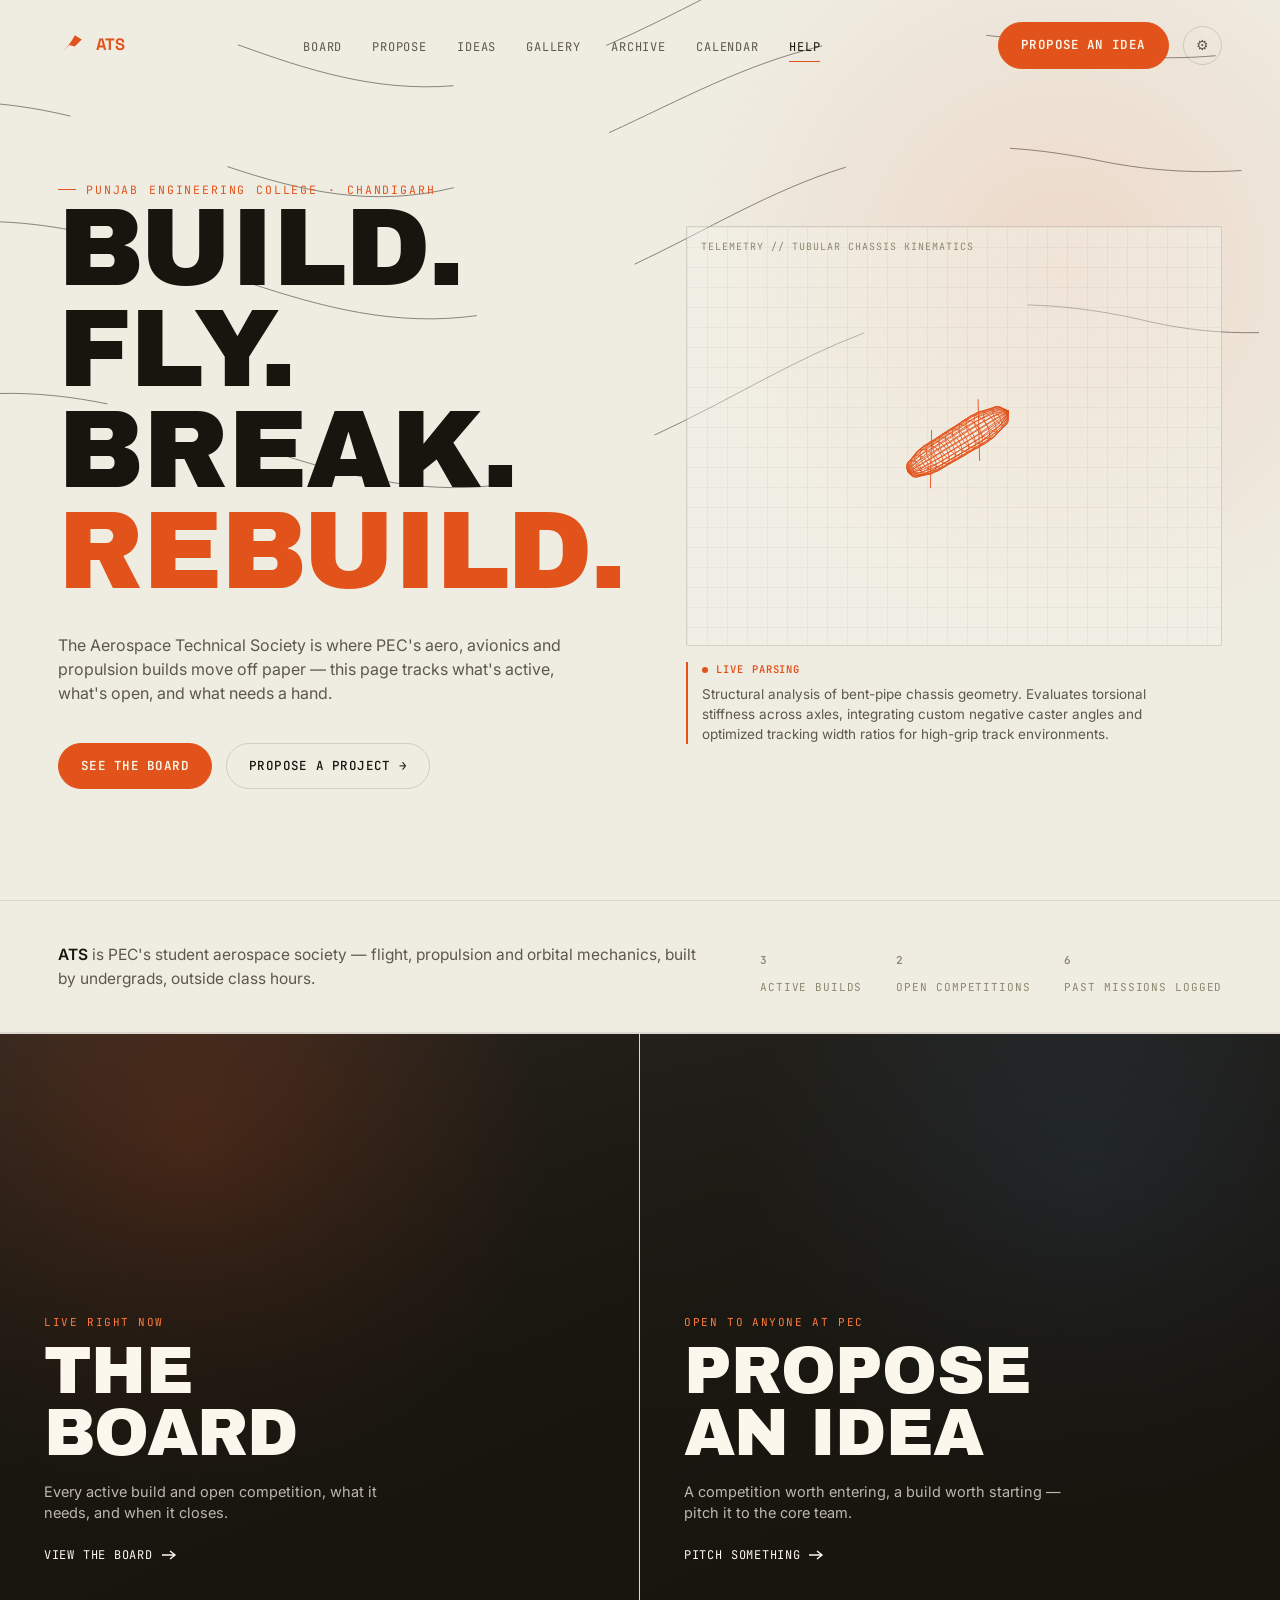
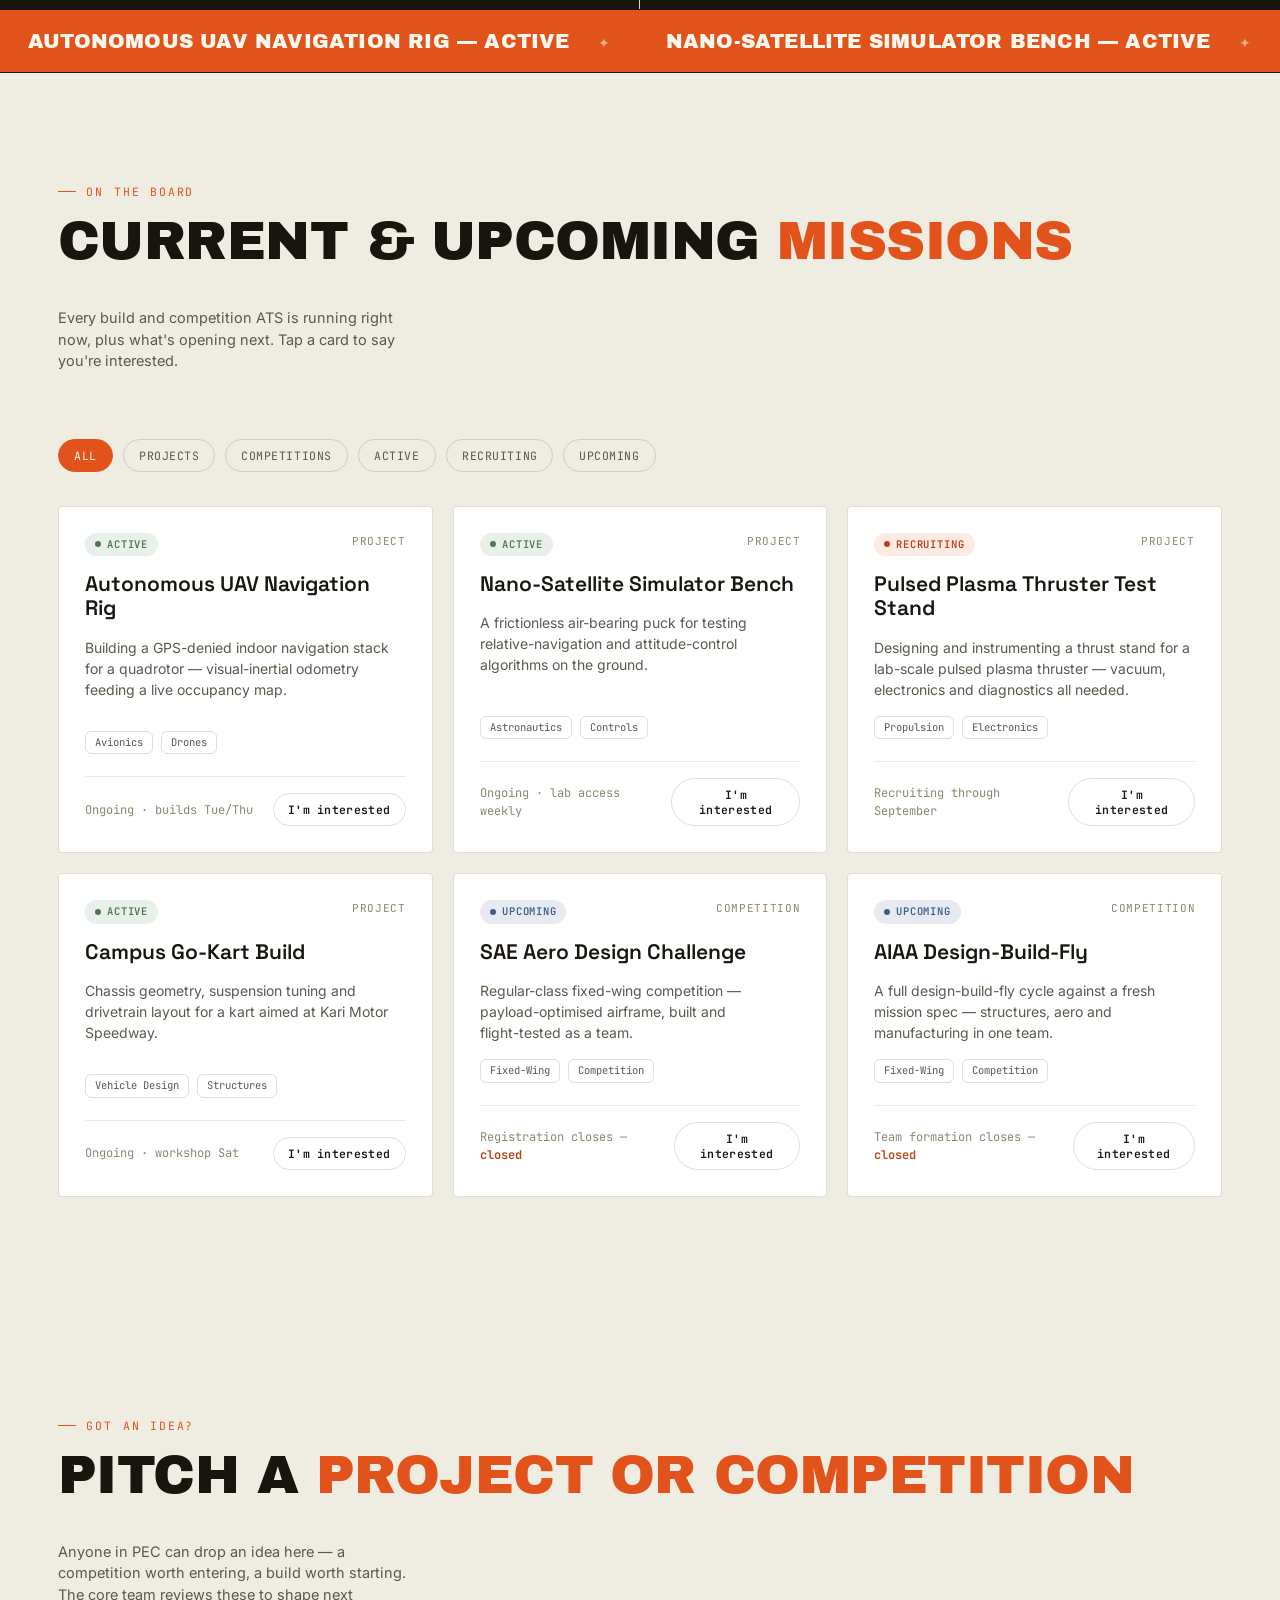
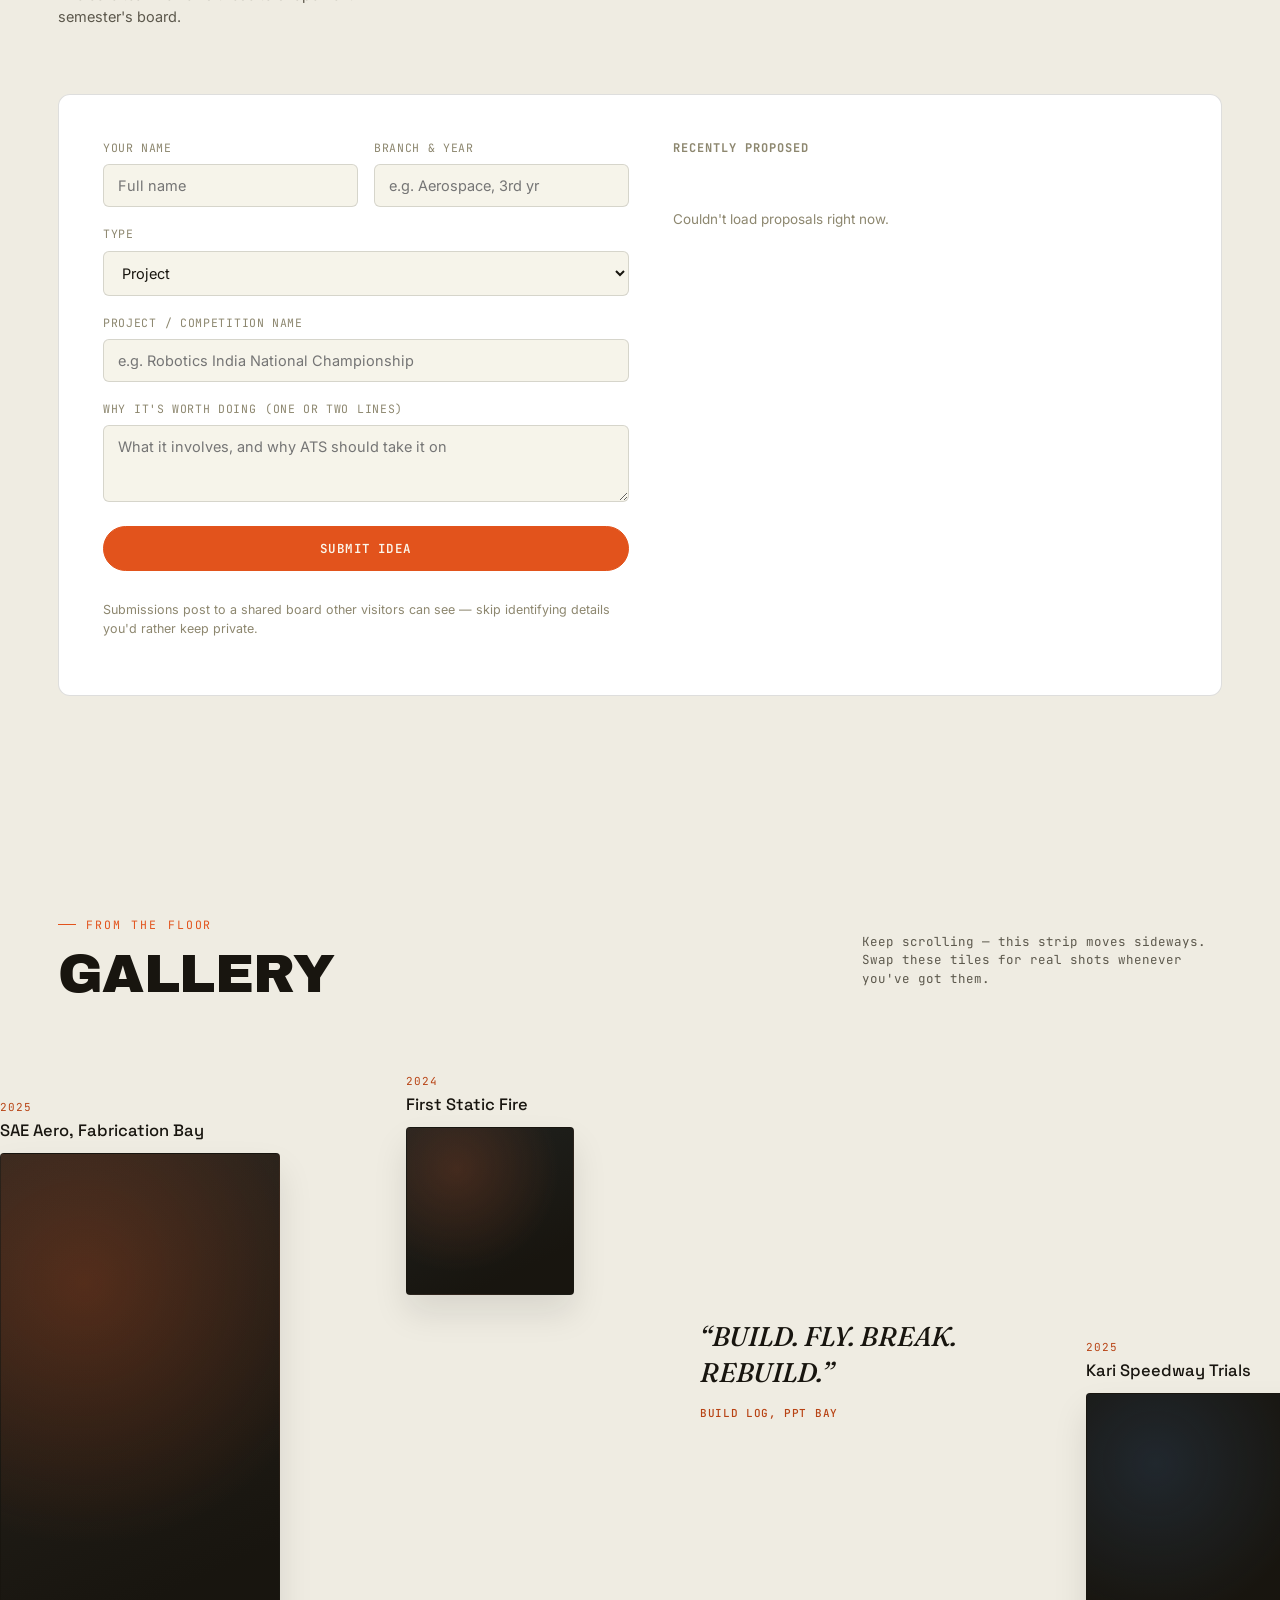
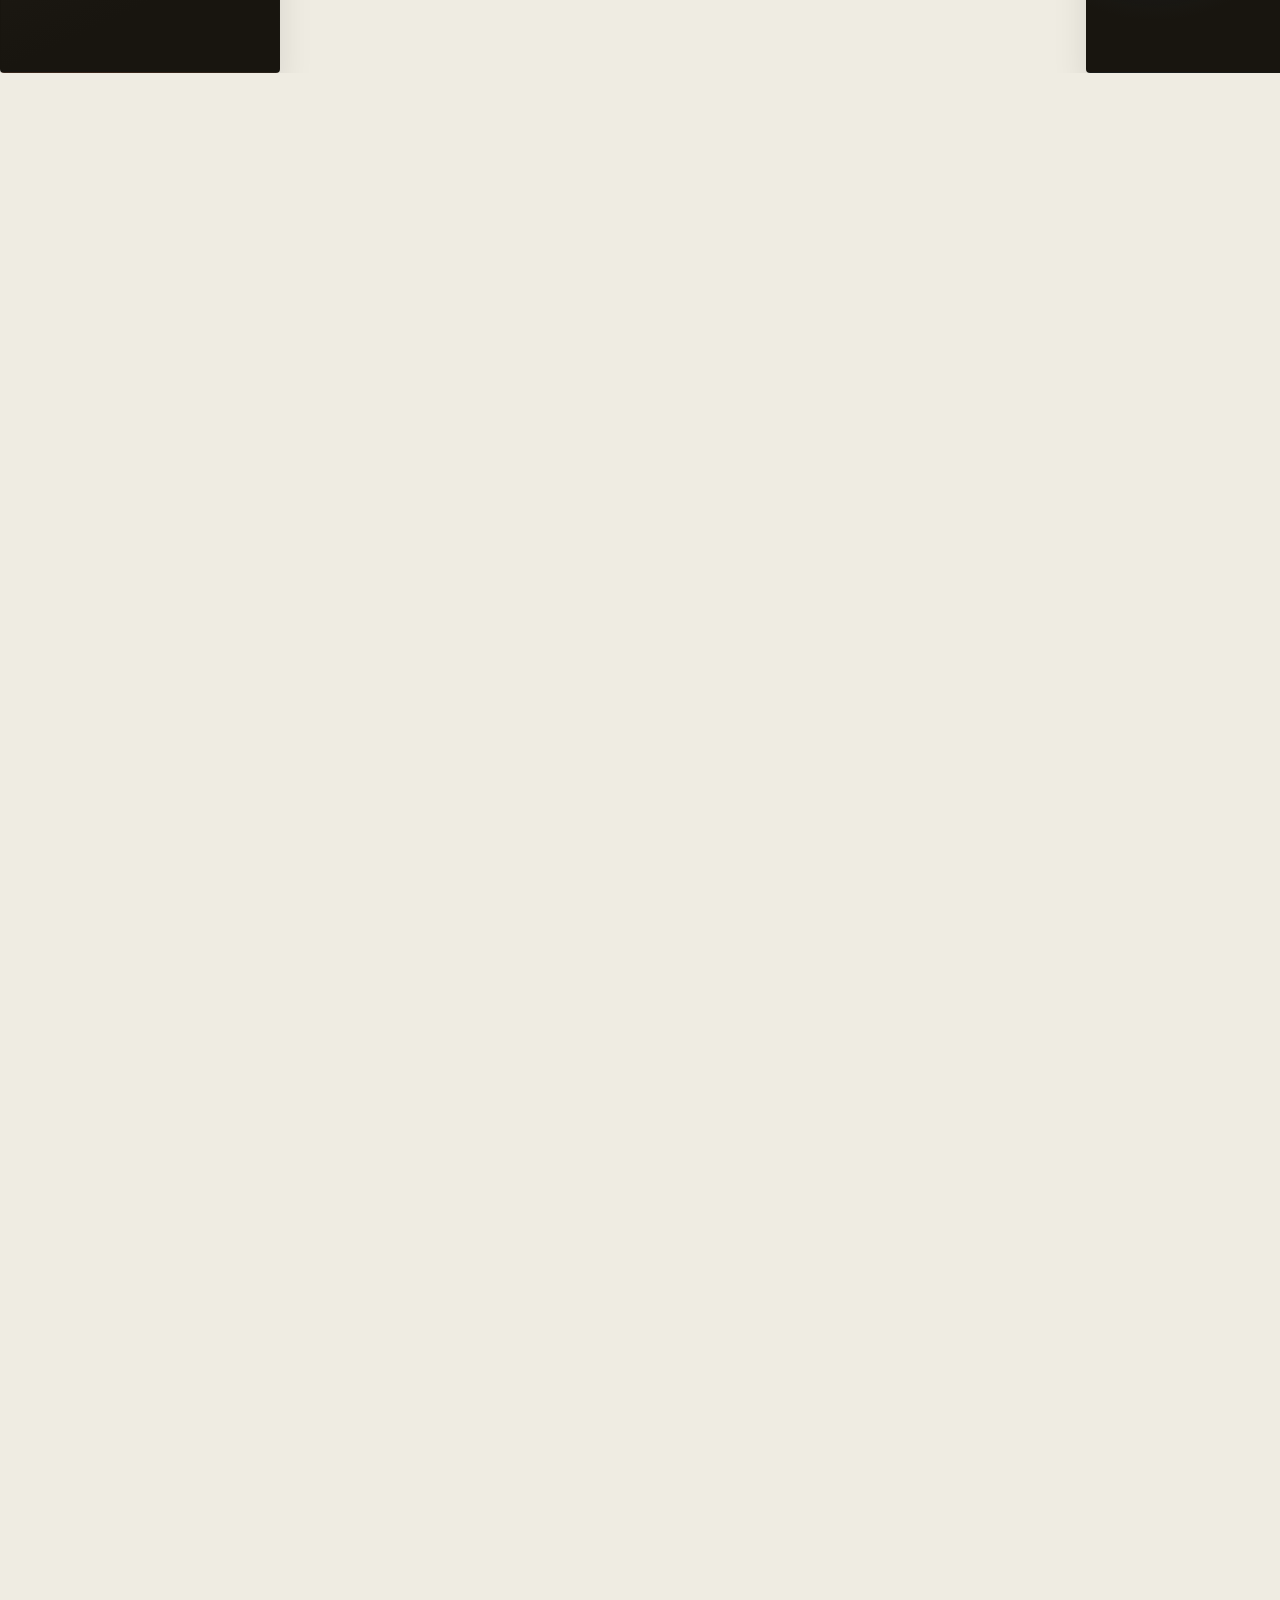
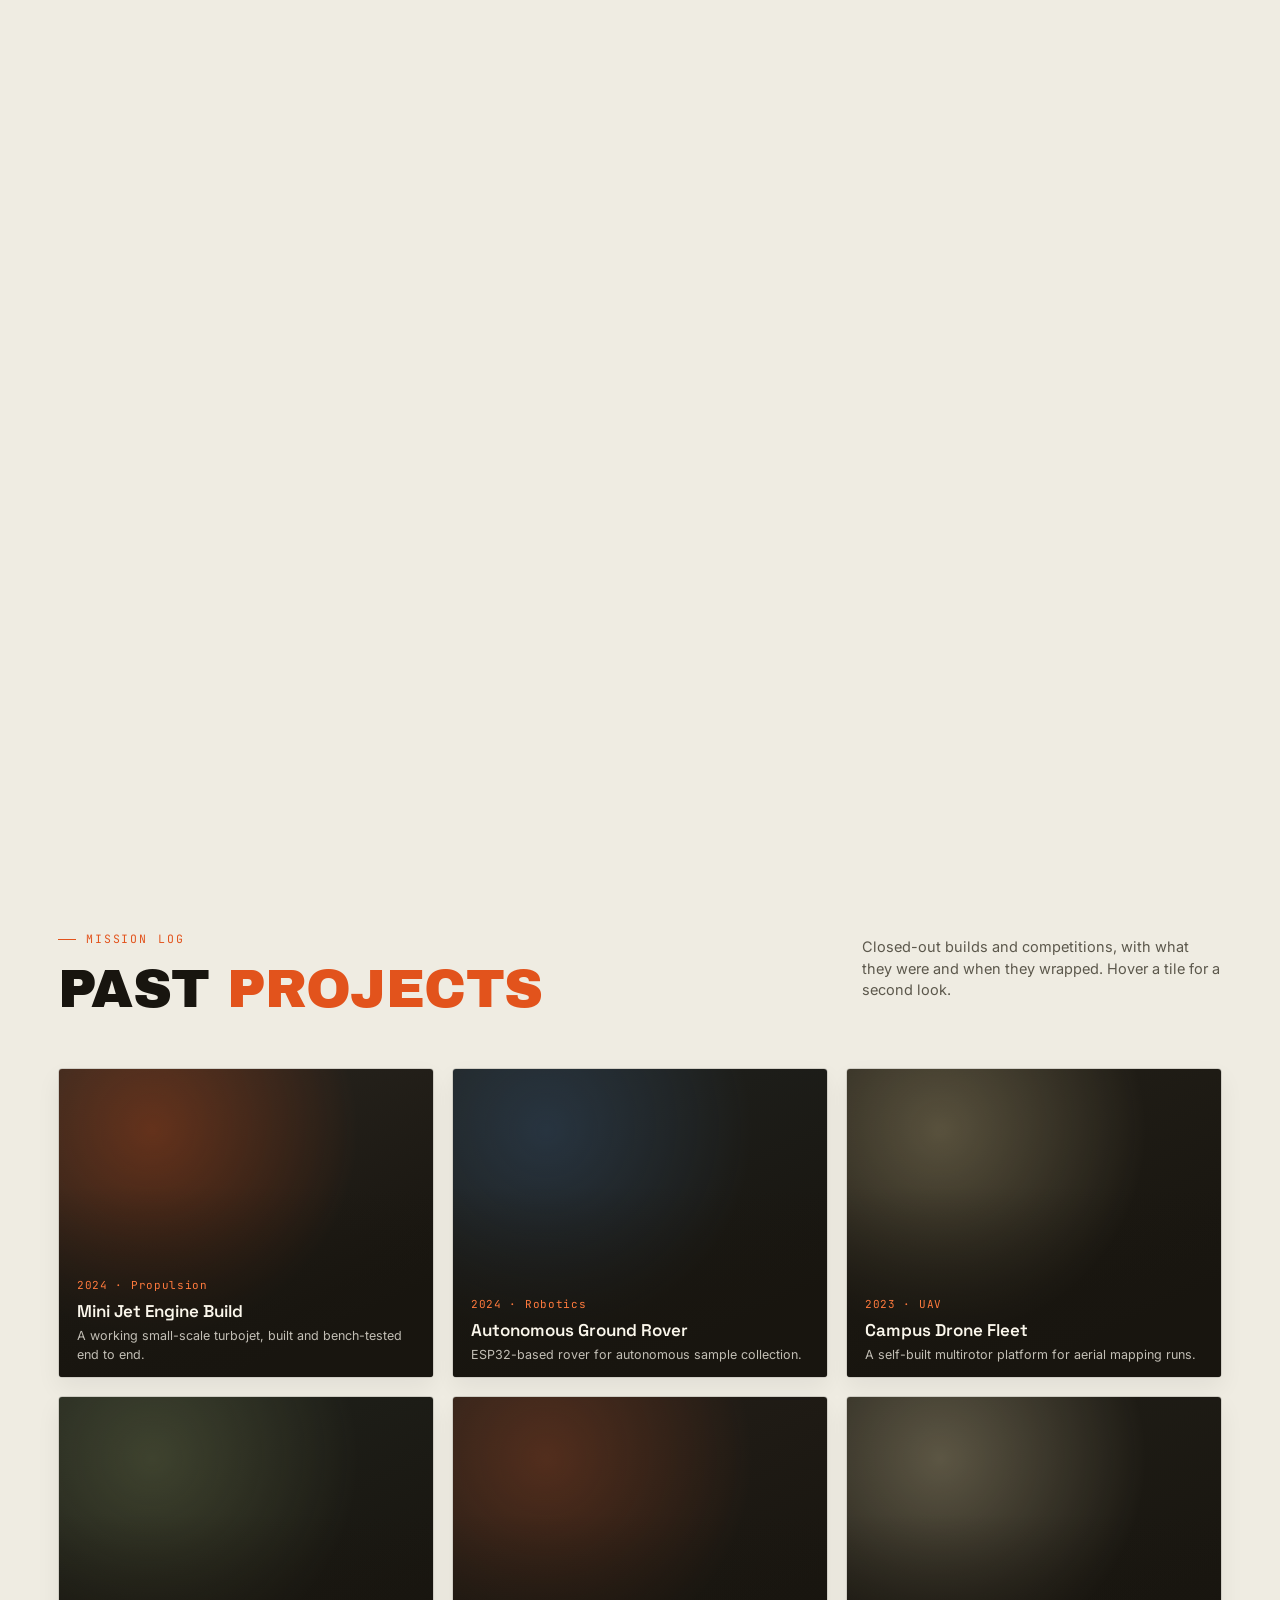
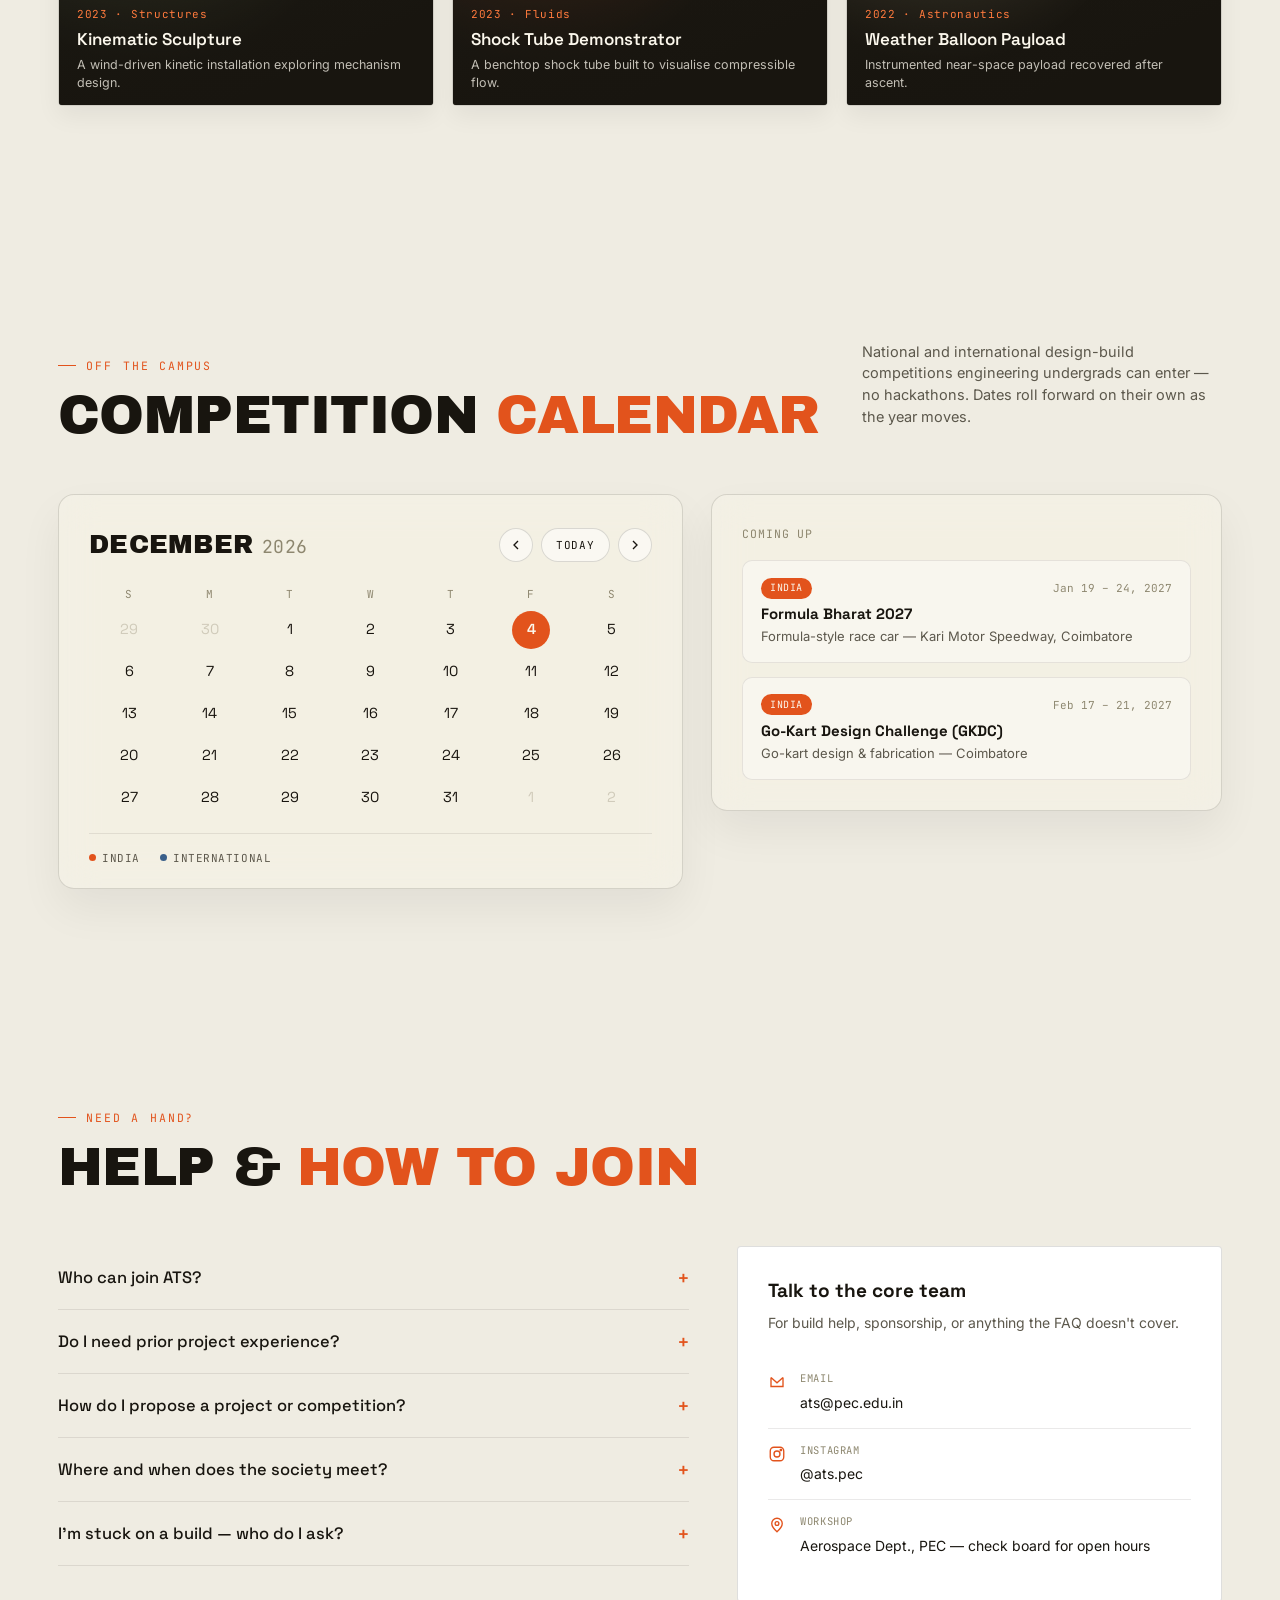
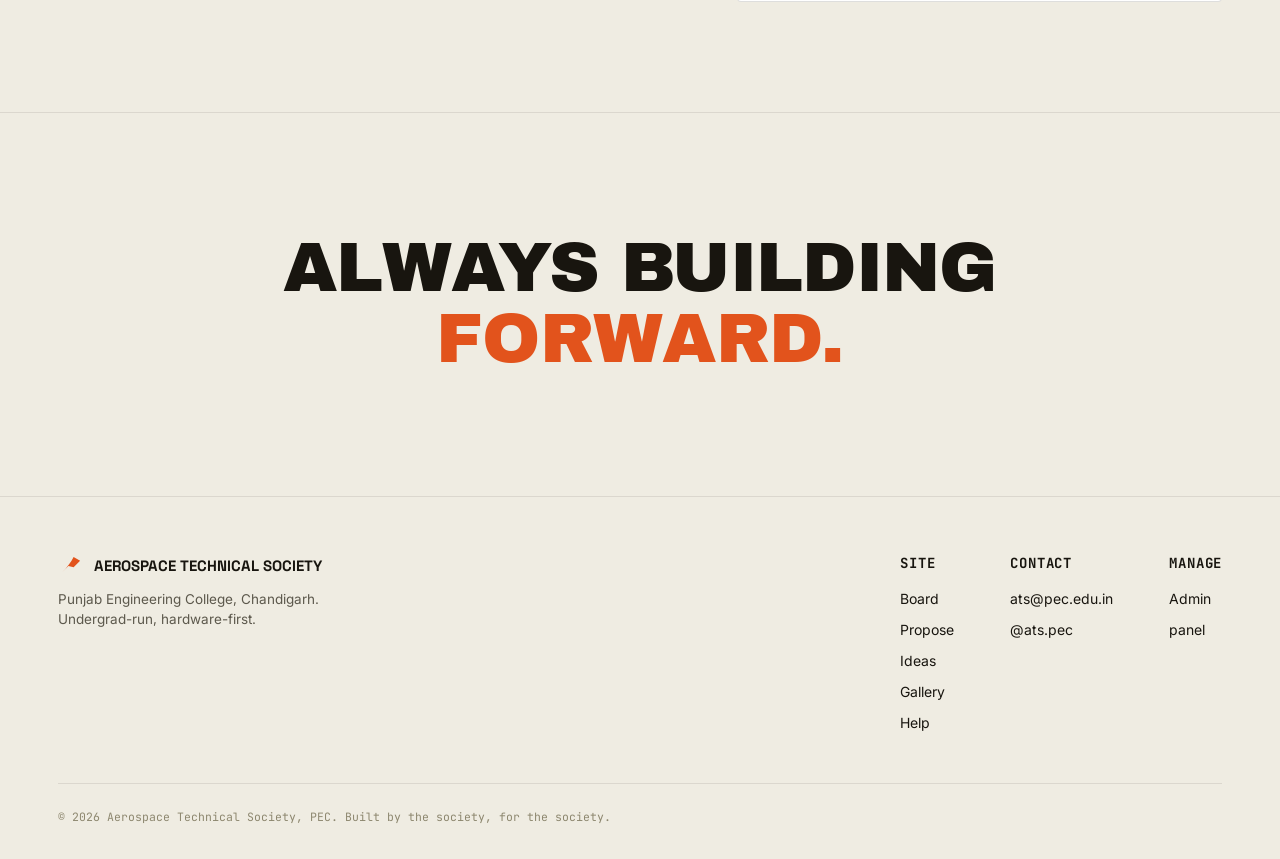
<file: index.html>
<!DOCTYPE html>
<html lang="en">
<head>
<meta charset="UTF-8">
<meta name="viewport" content="width=device-width, initial-scale=1.0">
<title>ATS — Aerospace Technical Society, PEC</title>
<meta name="description" content="Aerospace Technical Society, Punjab Engineering College — current builds, open competitions, and a mission log of past work.">
<link rel="preconnect" href="https://fonts.googleapis.com">
<link rel="preconnect" href="https://fonts.gstatic.com" crossorigin>
<link href="https://fonts.googleapis.com/css2?family=Archivo+Black&family=Space+Grotesk:wght@400;500;600;700&family=JetBrains+Mono:wght@400;500;600&family=Inter:wght@400;500;600&family=Fraunces:ital,wght@0,500;0,600;1,500;1,600&display=swap" rel="stylesheet">
<link rel="stylesheet" href="styles.css">
</head>
<body>

<!-- Contour Background -->
<div class="contour-bg" aria-hidden="true">
  <svg viewBox="0 0 1600 1600" xmlns="http://www.w3.org/2000/svg" fill="none">
    <g stroke="#18150f" stroke-width="1">
      <path class="contour-line cl-1" pathLength="100" d="M-50,300 C250,200 400,420 650,380 C900,340 1000,150 1300,220 C1500,270 1580,180 1700,240" />
      <path class="contour-line cl-2" pathLength="100" d="M-80,420 C220,340 380,560 620,500 C880,440 980,270 1320,340 C1520,380 1600,300 1750,360" />
      <path class="contour-line cl-3" pathLength="100" d="M-60,560 C240,470 420,700 680,640 C930,580 1030,400 1360,470 C1560,510 1650,430 1780,500" />
      <path class="contour-line cl-4" pathLength="100" d="M-40,760 C260,660 460,900 720,830 C980,760 1080,580 1400,650 C1600,700 1690,610 1800,680" />
    </g>
    <g stroke="#e2531c" stroke-linecap="round">
      <path class="contour-pulse cp-1" pathLength="100" d="M-50,300 C250,200 400,420 650,380 C900,340 1000,150 1300,220 C1500,270 1580,180 1700,240" />
      <path class="contour-pulse cp-2" pathLength="100" d="M-80,420 C220,340 380,560 620,500 C880,440 980,270 1320,340 C1520,380 1600,300 1750,360" />
      <path class="contour-pulse cp-3" pathLength="100" d="M-60,560 C240,470 420,700 680,640 C930,580 1030,400 1360,470 C1560,510 1650,430 1780,500" />
      <path class="contour-pulse cp-4" pathLength="100" d="M-40,760 C260,660 460,900 720,830 C980,760 1080,580 1400,650 C1600,700 1690,610 1800,680" />
    </g>
  </svg>
</div>

<svg width="0" height="0" style="position:absolute" aria-hidden="true">
  <filter id="fluidWobble" x="-40%" y="-40%" width="180%" height="180%">
    <feTurbulence type="fractalNoise" baseFrequency="0.014 0.02" numOctaves="3" seed="7" result="noise">
      <animate attributeName="baseFrequency" dur="16s" values="0.014 0.02;0.02 0.013;0.011 0.024;0.014 0.02" repeatCount="indefinite"/>
    </feTurbulence>
    <feDisplacementMap in="SourceGraphic" in2="noise" scale="48" xChannelSelector="R" yChannelSelector="G"/>
  </filter>
</svg>
<div class="dark-spot" id="darkSpot" aria-hidden="true"></div>

<!-- Admin banner (shown when logged in) -->
<div class="admin-banner" id="adminBanner" style="display:none;">
  <span>✎ Admin mode — <a href="admin.html">Open dashboard</a> to edit content</span>
  <button id="adminLogoutBtn">Log out</button>
</div>

<!-- ============ NAV ============ -->
<header id="siteHeader">
  <nav class="wrap">
    <a href="#top" class="brand">
      <svg viewBox="0 0 40 40" fill="none" xmlns="http://www.w3.org/2000/svg"><path d="M6 30C14 22 20 14 24 6L34 12L24 22L16 20L6 30Z" fill="#E2531C"/></svg>
      <span class="brand-word">AT<span>S</span></span>
    </a>
    <ul class="nav-links">
      <li><a href="#projects">Board</a></li>
      <li><a href="#propose">Propose</a></li>
      <li><a href="ideas.html">Ideas</a></li>
      <li><a href="#gallery">Gallery</a></li>
      <li><a href="#archive">Archive</a></li>
      <li><a href="#comp-calendar">Calendar</a></li>
      <li><a href="#help">Help</a></li>
    </ul>
    <div class="nav-cta">
      <a href="#propose" class="btn btn-solid">Propose an idea</a>
      <a href="admin.html" class="btn btn-admin" title="Admin">⚙</a>
      <button class="burger" id="burgerBtn" aria-label="Open menu">
        <span></span><span></span><span></span>
      </button>
    </div>
  </nav>
</header>

<div class="mobile-menu" id="mobileMenu">
  <a href="#projects">Board</a>
  <a href="#propose">Propose</a>
  <a href="ideas.html">Ideas</a>
  <a href="#gallery">Gallery</a>
  <a href="#archive">Archive</a>
  <a href="#comp-calendar">Calendar</a>
  <a href="#help">Help</a>
  <a href="admin.html" style="color:var(--accent);">⚙ Admin panel</a>
</div>

<!-- ============ ALTIMETER GAUGE ============ -->
<div class="altimeter" id="altimeter" aria-hidden="true">
  <div class="altimeter-readout"><span id="altimeterPct">00</span><small>%</small></div>
  <div class="altimeter-track" id="altimeterTrack">
    <div class="altimeter-marker" id="altimeterMarker"></div>
  </div>
  <div class="altimeter-label">ALT</div>
</div>

<!-- ============ HERO ============ -->
<section class="hero" id="top">
  <div class="hero-glow"></div>
  <div class="wrap hero-grid">
    <div class="hero-content">
      <div class="eyebrow reveal in">PUNJAB ENGINEERING COLLEGE · CHANDIGARH</div>
      <h1 class="hero-headline hero-kinetic">
        <div class="line"><span>BUILD. FLY.</span></div>
        <div class="line"><span>BREAK.</span></div>
        <div class="line"><span>REBUILD.</span></div>
      </h1>
      <p class="hero-sub">The Aerospace Technical Society is where PEC's aero, avionics and propulsion builds move off paper — this page tracks what's active, what's open, and what needs a hand.</p>
      <div class="hero-actions">
        <a href="#projects" class="btn btn-solid">See the board</a>
        <a href="#propose" class="btn">Propose a project →</a>
      </div>
    </div>
    <div class="hero-viewport">
      <div class="viewport-chrome">
        <span class="crosshair top-left"></span>
        <span class="crosshair top-right"></span>
        <span class="crosshair bottom-left"></span>
        <span class="crosshair bottom-right"></span>
        <div class="viewport-label">TELEMETRY // <span id="holoTargetName">CHASSIS NODE</span></div>
        <div class="css-3d-scene"><canvas id="holoCanvas"></canvas></div>
      </div>
      <div class="viewport-readout">
        <div class="readout-header"><span class="status-dot"></span> LIVE PARSING</div>
        <p id="holoDescription">Initializing structural specifications...</p>
      </div>
    </div>
  </div>
</section>

<!-- ============ ABOUT ============ -->
<section class="about-strip" style="padding:34px 0;">
  <div class="wrap">
    <p><strong>ATS</strong> is PEC's student aerospace society — flight, propulsion and orbital mechanics, built by undergrads, outside class hours.</p>
    <div class="stat-row">
      <div class="stat"><b id="statActive">–</b><span>Active builds</span></div>
      <div class="stat"><b id="statOpen">–</b><span>Open competitions</span></div>
      <div class="stat"><b id="statArchive">–</b><span>Past missions logged</span></div>
    </div>
  </div>
</section>

<!-- ============ SPLIT LINK BLOCKS ============ -->
<section class="split-links" style="padding:0;">
  <a href="#projects" class="split-link">
    <div class="split-art" style="background:radial-gradient(circle at 30% 20%, #e2531c40, transparent 55%), linear-gradient(155deg, #2a2620, #18150f 80%);"></div>
    <div class="split-shade"></div>
    <div class="split-body">
      <div class="split-eyebrow">Live right now</div>
      <h2 class="split-title">The<br>Board</h2>
      <p class="split-note">Every active build and open competition, what it needs, and when it closes.</p>
      <span class="split-arrow">View the board <svg width="16" height="10" viewBox="0 0 16 10" fill="none"><path d="M1 5h13M9 1l5 4-5 4" stroke="currentColor" stroke-width="1.4"/></svg></span>
    </div>
  </a>
  <a href="#propose" class="split-link">
    <div class="split-art" style="background:radial-gradient(circle at 70% 25%, #3a5f8a40, transparent 55%), linear-gradient(155deg, #23211b, #18150f 80%);"></div>
    <div class="split-shade"></div>
    <div class="split-body">
      <div class="split-eyebrow">Open to anyone at PEC</div>
      <h2 class="split-title">Propose<br>An Idea</h2>
      <p class="split-note">A competition worth entering, a build worth starting — pitch it to the core team.</p>
      <span class="split-arrow">Pitch something <svg width="16" height="10" viewBox="0 0 16 10" fill="none"><path d="M1 5h13M9 1l5 4-5 4" stroke="currentColor" stroke-width="1.4"/></svg></span>
    </div>
  </a>
</section>

<!-- ============ MARQUEE ============ -->
<div class="marquee"><div class="marquee-track" id="tickerTrack"></div></div>

<!-- ============ PROJECT / COMPETITION BOARD ============ -->
<section id="projects">
  <div class="wrap">
    <div class="sec-head reveal">
      <div>
        <div class="eyebrow">ON THE BOARD</div>
        <h2 class="sec-title">Current & upcoming <span class="accent">missions</span></h2>
      </div>
      <p class="sec-note">Every build and competition ATS is running right now, plus what's opening next. Tap a card to say you're interested.</p>
    </div>
    <div class="board-filters reveal">
      <button class="chip active" data-filter="all">All</button>
      <button class="chip" data-filter="project">Projects</button>
      <button class="chip" data-filter="competition">Competitions</button>
      <button class="chip" data-filter="active">Active</button>
      <button class="chip" data-filter="recruiting">Recruiting</button>
      <button class="chip" data-filter="upcoming">Upcoming</button>
    </div>
    <div class="board-grid reveal-stagger" id="boardGrid"></div>
  </div>
</section>

<!-- ============ PROPOSE ============ -->
<section id="propose">
  <div class="wrap">
    <div class="sec-head reveal">
      <div>
        <div class="eyebrow">GOT AN IDEA?</div>
        <h2 class="sec-title">Pitch a <span class="accent">project or competition</span></h2>
      </div>
      <p class="sec-note">Anyone in PEC can drop an idea here — a competition worth entering, a build worth starting. The core team reviews these to shape next semester's board.</p>
    </div>
    <div class="propose-panel reveal">
      <div>
        <form id="proposeForm">
          <div class="field-row">
            <div class="field">
              <label for="pName">Your name</label>
              <input type="text" id="pName" required placeholder="Full name">
            </div>
            <div class="field">
              <label for="pBranch">Branch & year</label>
              <input type="text" id="pBranch" placeholder="e.g. Aerospace, 3rd yr">
            </div>
          </div>
          <div class="field">
            <label for="pType">Type</label>
            <select id="pType">
              <option value="Project">Project</option>
              <option value="Competition">Competition</option>
            </select>
          </div>
          <div class="field">
            <label for="pTitle">Project / competition name</label>
            <input type="text" id="pTitle" required placeholder="e.g. Robotics India National Championship">
          </div>
          <div class="field">
            <label for="pNote">Why it's worth doing (one or two lines)</label>
            <textarea id="pNote" rows="3" placeholder="What it involves, and why ATS should take it on"></textarea>
          </div>
          <button type="submit" class="btn btn-solid">Submit idea</button>
          <div class="form-status" id="formStatus"></div>
          <p class="form-note">Submissions post to a shared board other visitors can see — skip identifying details you'd rather keep private.</p>
        </form>
      </div>
      <div class="recent-box">
        <h4>Recently proposed</h4>
        <div class="recent-list" id="recentList">
          <p class="recent-empty">Loading proposals…</p>
        </div>
      </div>
    </div>
  </div>
</section>

<!-- ============ GALLERY ============ -->
<section id="gallery" class="hgallery-section">
  <div class="wrap">
    <div class="sec-head reveal">
      <div>
        <div class="eyebrow">FROM THE FLOOR</div>
        <h2 class="sec-title">Gallery</h2>
      </div>
      <p class="sec-note hgallery-hint">Keep scrolling — this strip moves sideways. Swap these tiles for real shots whenever you've got them.</p>
    </div>
  </div>
  <div class="hgallery-pin" id="hgalleryPin">
    <div class="hgallery-viewport" id="hgalleryViewport">
      <div class="hgallery-track" id="hgalleryTrack"></div>
    </div>
  </div>
</section>

<!-- ============ ARCHIVE ============ -->
<section id="archive">
  <div class="wrap">
    <div class="sec-head reveal">
      <div>
        <div class="eyebrow">MISSION LOG</div>
        <h2 class="sec-title">Past <span class="accent">projects</span></h2>
      </div>
      <p class="sec-note">Closed-out builds and competitions, with what they were and when they wrapped. Hover a tile for a second look.</p>
    </div>
    <div class="archive-grid reveal-stagger" id="archiveGrid"></div>
  </div>
</section>

<!-- ============ COMPETITION CALENDAR ============ -->
<section id="comp-calendar">
  <div class="wrap">
    <div class="sec-head reveal">
      <div>
        <div class="eyebrow">OFF THE CAMPUS</div>
        <h2 class="sec-title">Competition <span class="accent">calendar</span></h2>
      </div>
      <p class="sec-note">National and international design-build competitions engineering undergrads can enter — no hackathons. Dates roll forward on their own as the year moves.</p>
    </div>
    <div class="cc-layout reveal">
      <div class="cc-cal-card">
        <div class="cc-cal-top">
          <div class="cc-cal-month"><span id="ccMonthName">October</span> <span id="ccYearName" class="cc-year">2026</span></div>
          <div class="cc-cal-nav">
            <button id="ccPrev" aria-label="Previous month"><svg width="16" height="16" viewBox="0 0 24 24" fill="none" stroke="currentColor" stroke-width="2"><path d="M15 18l-6-6 6-6"/></svg></button>
            <button id="ccToday">Today</button>
            <button id="ccNext" aria-label="Next month"><svg width="16" height="16" viewBox="0 0 24 24" fill="none" stroke="currentColor" stroke-width="2"><path d="M9 18l6-6-6-6"/></svg></button>
          </div>
        </div>
        <div class="cc-weekdays"><span>S</span><span>M</span><span>T</span><span>W</span><span>T</span><span>F</span><span>S</span></div>
        <div class="cc-grid" id="ccGrid"></div>
        <div class="cc-legend">
          <span><i class="cc-dot cc-dot-india"></i>India</span>
          <span><i class="cc-dot cc-dot-intl"></i>International</span>
        </div>
      </div>
      <div class="cc-list-card">
        <div class="cc-list-head">Coming up</div>
        <div class="cc-list" id="ccList"></div>
      </div>
    </div>
  </div>
</section>

<!-- ============ HELP ============ -->
<section id="help">
  <div class="wrap">
    <div class="sec-head reveal">
      <div>
        <div class="eyebrow">NEED A HAND?</div>
        <h2 class="sec-title">Help & <span class="accent">how to join</span></h2>
      </div>
    </div>
    <div class="help-layout">
      <div class="reveal" id="faqList"></div>
      <div class="contact-card reveal">
        <h4>Talk to the core team</h4>
        <p>For build help, sponsorship, or anything the FAQ doesn't cover.</p>
        <div class="contact-row">
          <svg width="18" height="18" viewBox="0 0 24 24" fill="none" stroke="currentColor" stroke-width="1.8"><path d="M4 4h16v16H4z" opacity="0"/><path d="M4 6l8 7 8-7M4 6v12h16V6"/></svg>
          <div><div class="label">Email</div><a class="value" href="mailto:ats@pec.edu.in">ats@pec.edu.in</a></div>
        </div>
        <div class="contact-row">
          <svg width="18" height="18" viewBox="0 0 24 24" fill="none" stroke="currentColor" stroke-width="1.8"><rect x="3" y="3" width="18" height="18" rx="5"/><circle cx="12" cy="12" r="4"/><circle cx="17.2" cy="6.8" r="1"/></svg>
          <div><div class="label">Instagram</div><a class="value" href="#">@ats.pec</a></div>
        </div>
        <div class="contact-row">
          <svg width="18" height="18" viewBox="0 0 24 24" fill="none" stroke="currentColor" stroke-width="1.8"><path d="M12 21s-7-6.1-7-11a7 7 0 0 1 14 0c0 4.9-7 11-7 11z"/><circle cx="12" cy="10" r="2.5"/></svg>
          <div><div class="label">Workshop</div><span class="value">Aerospace Dept., PEC — check board for open hours</span></div>
        </div>
      </div>
    </div>
  </div>
</section>

<section class="closing"><div class="wrap"><h2>Always building <span class="accent">forward.</span></h2></div></section>

<footer>
  <div class="wrap">
    <div class="footer-top">
      <div>
        <div class="footer-brand">
          <svg viewBox="0 0 40 40" fill="none" xmlns="http://www.w3.org/2000/svg"><path d="M6 30C14 22 20 14 24 6L34 12L24 22L16 20L6 30Z" fill="#E2531C"/></svg>
          <span>AEROSPACE TECHNICAL SOCIETY</span>
        </div>
        <p class="footer-tag">Punjab Engineering College, Chandigarh. Undergrad-run, hardware-first.</p>
      </div>
      <div class="footer-cols">
        <div class="footer-col">
          <h5>Site</h5>
          <a href="#projects">Board</a>
          <a href="#propose">Propose</a>
          <a href="ideas.html">Ideas</a>
          <a href="#gallery">Gallery</a>
          <a href="#help">Help</a>
        </div>
        <div class="footer-col">
          <h5>Contact</h5>
          <a href="mailto:ats@pec.edu.in">ats@pec.edu.in</a>
          <a href="#">@ats.pec</a>
        </div>
        <div class="footer-col">
          <h5>Manage</h5>
          <a href="admin.html">Admin panel</a>
        </div>
      </div>
    </div>
    <div class="footer-bottom">
      <p>© <span id="year"></span> Aerospace Technical Society, PEC. Built by the society, for the society.</p>
    </div>
  </div>
</footer>

<script src="config.js"></script>
<script>
(function(){
  "use strict";

  document.getElementById('year').textContent = new Date().getFullYear();

  /* ============================================================
     STORAGE HELPERS — mirror the ones in admin.js
  ============================================================ */
  const KEYS = {
    session: 'ats_session',
    projects:'ats_projects',
    gallery: 'ats_gallery',
    archive: 'ats_archive',
    faq:     'ats_faq',
    calendar:'ats_calendar'
  };
  function load(key, fallback){
    try{ const r = localStorage.getItem(key); return r ? JSON.parse(r) : fallback; }
    catch(e){ return fallback; }
  }

  /* ============================================================
     HARDCODED FALLBACKS — used if localStorage is empty (first visit)
  ============================================================ */
  const FALLBACKS = {
    projects: [
      { id:'uav-nav', type:'project', status:'active', title:'Autonomous UAV Navigation Rig', desc:'Building a GPS-denied indoor navigation stack for a quadrotor — visual-inertial odometry feeding a live occupancy map.', tags:['Avionics','Drones'], deadline:'Ongoing · builds Tue/Thu' },
      { id:'nanosat', type:'project', status:'active', title:'Nano-Satellite Simulator Bench', desc:'A frictionless air-bearing puck for testing relative-navigation and attitude-control algorithms on the ground.', tags:['Astronautics','Controls'], deadline:'Ongoing · lab access weekly' },
      { id:'ppt', type:'project', status:'recruiting', title:'Pulsed Plasma Thruster Test Stand', desc:'Designing and instrumenting a thrust stand for a lab-scale pulsed plasma thruster — vacuum, electronics and diagnostics all needed.', tags:['Propulsion','Electronics'], deadline:'Recruiting through September' },
      { id:'gokart', type:'project', status:'active', title:'Campus Go-Kart Build', desc:'Chassis geometry, suspension tuning and drivetrain layout for a kart aimed at Kari Motor Speedway.', tags:['Vehicle Design','Structures'], deadline:'Ongoing · workshop Sat' },
      { id:'sae-aero', type:'competition', status:'upcoming', title:'SAE Aero Design Challenge', desc:'Regular-class fixed-wing competition — payload-optimised airframe, built and flight-tested as a team.', tags:['Fixed-Wing','Competition'], deadline:'Registration closes', deadlineDate:'2026-10-15' },
      { id:'dbf', type:'competition', status:'upcoming', title:'AIAA Design-Build-Fly', desc:'A full design-build-fly cycle against a fresh mission spec — structures, aero and manufacturing in one team.', tags:['Fixed-Wing','Competition'], deadline:'Team formation closes', deadlineDate:'2026-11-02' }
    ],
    gallery: [
      { kind:'photo', size:'xl', valign:'bottom', cap:'SAE Aero, Fabrication Bay', yr:'2025', c1:'#e2531c', c2:'#2a2620', off:0 },
      { kind:'photo', size:'sm', valign:'top',    cap:'First Static Fire',         yr:'2024', c1:'#b5502a', c2:'#20221f', off:0 },
      { kind:'note',  quote:'BUILD. FLY. BREAK. REBUILD.', by:'Build log, PPT bay' },
      { kind:'photo', size:'md', valign:'bottom', cap:'Kari Speedway Trials',      yr:'2025', c1:'#3a5f8a', c2:'#18150f', off:0 },
      { kind:'photo', size:'sm', valign:'top',    cap:'Wind Tunnel Session',       yr:'2024', c1:'#7f8a5a', c2:'#20221c', off:36 },
      { kind:'photo', size:'lg', valign:'mid',    cap:'Night Before Nationals',    yr:'2025', c1:'#d7c9a0', c2:'#18150f', off:0 },
      { kind:'note',  quote:'It doesn\u2019t fly until it flies on the bench first.', by:'Workshop rule #1' },
      { kind:'photo', size:'md', valign:'bottom', cap:'Payload Integration',       yr:'2024', c1:'#e2531c', c2:'#20221f', off:0 },
      { kind:'photo', size:'sm', valign:'top',    cap:'Team Debrief',              yr:'2025', c1:'#3a5f8a', c2:'#231f18', off:0 },
      { kind:'photo', size:'md', valign:'bottom', cap:'Workshop Floor',            yr:'2023', c1:'#b5502a', c2:'#18150f', off:0 }
    ],
    archive: [
      { title:'Mini Jet Engine Build', year:'2024', cat:'Propulsion', note:'A working small-scale turbojet, built and bench-tested end to end.', c1:'#e2531c', c2:'#2a2620', h1:'#ff9a5c', h2:'#1c1a15' },
      { title:'Autonomous Ground Rover', year:'2024', cat:'Robotics', note:'ESP32-based rover for autonomous sample collection.', c1:'#3a5f8a', c2:'#20221f', h1:'#7ea3c9', h2:'#1c1a15' },
      { title:'Campus Drone Fleet', year:'2023', cat:'UAV', note:'A self-built multirotor platform for aerial mapping runs.', c1:'#c9b98a', c2:'#232019', h1:'#e2531c', h2:'#1c1a15' },
      { title:'Kinematic Sculpture', year:'2023', cat:'Structures', note:'A wind-driven kinetic installation exploring mechanism design.', c1:'#7f8a5a', c2:'#20221c', h1:'#a7b57e', h2:'#1c1a15' },
      { title:'Shock Tube Demonstrator', year:'2023', cat:'Fluids', note:'A benchtop shock tube built to visualise compressible flow.', c1:'#b5502a', c2:'#241f19', h1:'#e2531c', h2:'#1c1a15' },
      { title:'Weather Balloon Payload', year:'2022', cat:'Astronautics', note:'Instrumented near-space payload recovered after ascent.', c1:'#d7c9a0', c2:'#211f18', h1:'#c9b98a', h2:'#1c1a15' }
    ],
    faq: [
      { q:'Who can join ATS?', a:'Any PEC undergrad, any branch, any year. Aerospace helps but isn\'t required — most builds need electronics, mechanical and software hands too.' },
      { q:'Do I need prior project experience?', a:'No. First-years join builds every semester and pick things up alongside the team.' },
      { q:'How do I propose a project or competition?', a:'Use the "Propose" section above — it goes straight to the core team\'s review list.' },
      { q:'Where and when does the society meet?', a:'Workshop sessions run out of the Aerospace Department — check the mission board for which builds are meeting this week.' },
      { q:'I\'m stuck on a build — who do I ask?', a:'Email the core team or drop by a workshop slot — most active projects have someone around during their listed hours.' }
    ],
    calendar: [
      { name:'SUPRA SAEINDIA 2026', org:'SAEINDIA', loc:'Buddh International Circuit, Greater Noida', type:'india', cat:'Formula-style race car design & build', start:'2026-09-02', end:'2026-09-05' },
      { name:'SAE Aero Design Challenge', org:'SAE International', loc:'USA', type:'intl', cat:'Fixed-wing payload aircraft — registration deadline', start:'2026-10-15', end:'2026-10-15' },
      { name:'AIAA Design-Build-Fly', org:'AIAA / Cessna / Textron', loc:'Wichita, Kansas, USA', type:'intl', cat:'Design-build-fly RC aircraft — team formation deadline', start:'2026-11-02', end:'2026-11-02' },
      { name:'Formula Bharat 2027', org:'SAEINDIA-affiliated', loc:'Kari Motor Speedway, Coimbatore', type:'india', cat:'Formula-style race car', start:'2027-01-19', end:'2027-01-24' },
      { name:'Go-Kart Design Challenge (GKDC)', org:'ISNEE', loc:'Coimbatore', type:'india', cat:'Go-kart design & fabrication', start:'2027-02-17', end:'2027-02-21' }
    ]
  };

  /* ============================================================
     ADMIN SESSION DETECTION
  ============================================================ */
  function isAdmin(){
    const s = load(KEYS.session, null);
    return !!(s && s.loggedIn && (Date.now() - s.ts < 7 * 24 * 60 * 60 * 1000));
  }
  if(isAdmin()){
    document.getElementById('adminBanner').style.display = 'flex';
  }
  document.getElementById('adminLogoutBtn').addEventListener('click', function(){
    localStorage.removeItem(KEYS.session);
    document.getElementById('adminBanner').style.display = 'none';
  });

  /* ============================================================
     DATA READERS (admin-managed, with hardcoded fallback)
  ============================================================ */
  function getProjects(){ return load(KEYS.projects, FALLBACKS.projects); }
  function getGallery(){  return load(KEYS.gallery,  FALLBACKS.gallery); }
  function getArchive(){  return load(KEYS.archive,  FALLBACKS.archive); }
  function getFaq(){      return load(KEYS.faq,      FALLBACKS.faq); }
  function getCalendar(){ return load(KEYS.calendar, FALLBACKS.calendar); }

  /* ---------- NAV ---------- */
  var header = document.getElementById('siteHeader');
  var burger = document.getElementById('burgerBtn');
  var mobileMenu = document.getElementById('mobileMenu');
  var ticking = false;
  function onScroll(){
    if(!ticking){ requestAnimationFrame(function(){ header.classList.toggle('scrolled', window.scrollY > 30); ticking = false; }); ticking = true; }
  }
  window.addEventListener('scroll', onScroll, {passive:true});
  burger.addEventListener('click', function(){ mobileMenu.classList.toggle('open'); });
  mobileMenu.querySelectorAll('a').forEach(function(a){ a.addEventListener('click', function(){ mobileMenu.classList.remove('open'); }); });

  var navLinks = document.querySelectorAll('.nav-links a');
  var sectionsForNav = ['projects','propose','gallery','archive','help'].map(function(id){ return document.getElementById(id); });
  var navObserver = new IntersectionObserver(function(entries){
    entries.forEach(function(entry){
      if(entry.isIntersecting){
        var id = entry.target.id;
        navLinks.forEach(function(l){ l.classList.toggle('active', l.getAttribute('href') === '#' + id); });
      }
    });
  }, {rootMargin:'-45% 0px -50% 0px'});
  sectionsForNav.forEach(function(s){ if(s) navObserver.observe(s); });

  /* ---------- SCROLL REVEAL ---------- */
  var revealTargets = document.querySelectorAll('.reveal, .reveal-stagger');
  var revealObserver = new IntersectionObserver(function(entries, obs){
    entries.forEach(function(entry){
      if(entry.isIntersecting){ entry.target.classList.add('in'); obs.unobserve(entry.target); }
    });
  }, {threshold:0.12});
  revealTargets.forEach(function(t){ revealObserver.observe(t); });

  /* ---------- ALTIMETER ---------- */
  (function(){
    var altimeterEl = document.getElementById('altimeter');
    var altTrack = document.getElementById('altimeterTrack');
    var altMarker = document.getElementById('altimeterMarker');
    var altPct = document.getElementById('altimeterPct');
    if(!altimeterEl || !altTrack || !altMarker || !altPct) return;
    var altQuery = window.matchMedia('(min-width: 1100px)');
    var altActive = false, altTicking = false, ticksBuilt = false;
    function buildTicks(){
      if(ticksBuilt) return; ticksBuilt = true;
      var frag = document.createDocumentFragment();
      for(var i = 0; i <= 20; i++){
        var pct = i * 5;
        var tick = document.createElement('span');
        tick.className = 'alt-tick' + (pct % 25 === 0 ? ' major' : '');
        tick.style.bottom = pct + '%';
        frag.appendChild(tick);
      }
      altTrack.appendChild(frag);
    }
    function updateAltimeter(){
      altTicking = false;
      var doc = document.documentElement;
      var scrollTop = window.scrollY || doc.scrollTop || 0;
      var scrollHeight = doc.scrollHeight - doc.clientHeight;
      var pct = scrollHeight > 0 ? Math.min(100, Math.max(0, (scrollTop / scrollHeight) * 100)) : 0;
      altMarker.style.bottom = pct + '%';
      altPct.textContent = (Math.round(pct) < 10 ? '0' : '') + Math.round(pct);
      altimeterEl.classList.toggle('visible', scrollTop > 40);
    }
    function scheduleAltUpdate(){ if(!altActive) return; if(!altTicking){ altTicking = true; requestAnimationFrame(updateAltimeter); } }
    function enableAltimeter(){ if(altActive) return; altActive = true; buildTicks(); window.addEventListener('scroll', scheduleAltUpdate, {passive:true}); window.addEventListener('resize', scheduleAltUpdate); updateAltimeter(); }
    function disableAltimeter(){ if(!altActive) return; altActive = false; window.removeEventListener('scroll', scheduleAltUpdate); window.removeEventListener('resize', scheduleAltUpdate); altimeterEl.classList.remove('visible'); }
    function syncAltimeter(){ if(altQuery.matches){ enableAltimeter(); } else { disableAltimeter(); } }
    if(altQuery.addEventListener){ altQuery.addEventListener('change', syncAltimeter); }
    else if(altQuery.addListener){ altQuery.addListener(syncAltimeter); }
    window.addEventListener('load', syncAltimeter); setTimeout(syncAltimeter, 50);
  })();

  /* ---------- HERO 3D ENGINE (unchanged) ---------- */
  const HOLO_USEG = 15, HOLO_VSEG = 22;
  function chassisProfile(u){ var body = Math.pow(Math.sin(Math.PI * u), 0.28); var collarA = Math.exp(-Math.pow((u - 0.26) / 0.05, 2)) * 0.35; var collarB = Math.exp(-Math.pow((u - 0.74) / 0.05, 2)) * 0.35; return Math.min(1, body + collarA + collarB); }
  function balloonProfile(u){ return Math.sqrt(Math.max(0, Math.sin(Math.PI * Math.pow(u, 0.62)))); }
  function aeroProfile(u){ return 0.62 + 0.38 * Math.abs(Math.cos(Math.PI * u)); }
  const HOLO_STATES = {
    chassis: { title:"TUBULAR CHASSIS KINEMATICS", desc:"Structural analysis of bent-pipe chassis geometry. Evaluates torsional stiffness across axles, integrating custom negative caster angles and optimized tracking width ratios for high-grip track environments.", profile:chassisProfile, length:210, maxR:20,
      buildExtras: function(length, maxR){ var shaftR = maxR * 2.3; var xa = -length / 2 + length * 0.26; var xb = -length / 2 + length * 0.74; return { lines:[ [[xa,-shaftR,0],[xa,shaftR,0]], [[xb,-shaftR,0],[xb,shaftR,0]] ], fins:[] }; } },
    balloon: { title:"HIGH-ALTITUDE RECOVERY", desc:"Autonomous telemetry unit engineered for sounding balloon deployment. Simulates structural re-entry loads and glide slope navigation algorithms under severe high-altitude constraints.", profile:balloonProfile, length:240, maxR:46,
      buildExtras: function(length, maxR){ var fins = []; [0, 120, 240].forEach(function(deg){ var a = deg * Math.PI / 180; var xNear = length / 2 - length * 0.14, xTip = length / 2 - length * 0.02; var rBase = maxR * 0.5, rTip = maxR * 0.2, rOuterFar = maxR * 1.85, rOuterNear = maxR * 1.3; fins.push([[xNear,rBase*Math.cos(a),rBase*Math.sin(a)],[xTip,rTip*Math.cos(a),rTip*Math.sin(a)],[xTip,rOuterFar*Math.cos(a),rOuterFar*Math.sin(a)],[xNear,rOuterNear*Math.cos(a),rOuterNear*Math.sin(a)]]); }); return { lines:[], fins:fins }; } },
    aero: { title:"ELECTRIC CARGO PROPULSION", desc:"Distributed electric propulsion node targeting regional aviation lift. Computes computational fluid dynamics (CFD) layers to optimize nacelle aerodynamics and thermal shedding across the airframe.", profile:aeroProfile, length:190, maxR:40,
      buildExtras: function(length, maxR){ return { lines:[[[-length / 2, 0, 0], [length / 2, 0, 0]], [[-length * 0.12, -maxR * 1.9, 0], [-length * 0.12, -maxR * 0.7, 0]]], fins:[] }; } }
  };
  function buildBodyMesh(radiusFn, uSeg, vSeg, length, maxR){
    var rings = [];
    for (var ui = 0; ui <= uSeg; ui++){
      var u = ui / uSeg; var r = radiusFn(u) * maxR; var x = (u - 0.5) * length;
      var ring = [];
      for (var vi = 0; vi <= vSeg; vi++){ var theta = (vi / vSeg) * Math.PI * 2; ring.push([x, r * Math.cos(theta), r * Math.sin(theta)]); }
      rings.push(ring);
    }
    return rings;
  }
  function rotateProject(p, angleY, angleX, cx, cy, focal, camDist){
    var x = p[0], y = p[1], z = p[2];
    var x1 = x * Math.cos(angleY) + z * Math.sin(angleY);
    var z1 = -x * Math.sin(angleY) + z * Math.cos(angleY);
    var y2 = y * Math.cos(angleX) - z1 * Math.sin(angleX);
    var z2 = y * Math.sin(angleX) + z1 * Math.cos(angleX);
    var zz = z2 + camDist; var scale = focal / zz;
    return [cx + x1 * scale, cy + y2 * scale];
  }
  function hexToRgba(hex, alpha){
    hex = (hex || '#e2531c').trim().replace('#', '');
    if (hex.length === 3){ hex = hex.split('').map(function(c){ return c + c; }).join(''); }
    var r = parseInt(hex.substring(0, 2), 16);
    var g = parseInt(hex.substring(2, 4), 16);
    var b = parseInt(hex.substring(4, 6), 16);
    return 'rgba(' + r + ',' + g + ',' + b + ',' + alpha + ')';
  }
  const holoCanvas = document.getElementById('holoCanvas');
  const holoCtx = holoCanvas.getContext('2d');
  const holoAccent = getComputedStyle(document.documentElement).getPropertyValue('--accent') || '#e2531c';
  var holoW = 0, holoH = 0;
  var holoDPR = Math.min(window.devicePixelRatio || 1, 2);
  function resizeHoloCanvas(){
    var rect = holoCanvas.getBoundingClientRect();
    holoW = rect.width; holoH = rect.height;
    holoCanvas.width = Math.max(1, Math.round(holoW * holoDPR));
    holoCanvas.height = Math.max(1, Math.round(holoH * holoDPR));
    holoCtx.setTransform(holoDPR, 0, 0, holoDPR, 0, 0);
  }
  resizeHoloCanvas();
  window.addEventListener('resize', resizeHoloCanvas);
  var holoStateKeys = ['chassis', 'balloon', 'aero'];
  var holoIndex = 1;
  var holoTo = HOLO_STATES[holoStateKeys[0]];
  var holoFrom = null;
  var holoTransitionStart = 0;
  var HOLO_TRANSITION_MS = 1100;
  var holoAngleY = 0.6;
  const titleElement = document.getElementById('holoTargetName');
  const descElement = document.getElementById('holoDescription');
  titleElement.textContent = holoTo.title;
  descElement.textContent = holoTo.desc;
  function updateHoloDisplay(){
    var next = HOLO_STATES[holoStateKeys[holoIndex % holoStateKeys.length]];
    holoIndex++;
    descElement.style.opacity = 0;
    setTimeout(function(){ titleElement.textContent = next.title; descElement.textContent = next.desc; descElement.style.opacity = 1; }, 400);
    holoFrom = holoTo; holoTo = next; holoTransitionStart = performance.now();
  }
  setInterval(updateHoloDisplay, 8000);
  function currentGeometry(now){
    if (!holoFrom){ return { length: holoTo.length, maxR: holoTo.maxR, radiusFn: holoTo.profile, extrasA: holoTo.buildExtras(holoTo.length, holoTo.maxR), opacityA: 1, extrasB: null, opacityB: 0 }; }
    var t = Math.min(1, (now - holoTransitionStart) / HOLO_TRANSITION_MS);
    var te = t * t * (3 - 2 * t);
    return { length: holoFrom.length + (holoTo.length - holoFrom.length) * te, maxR: holoFrom.maxR + (holoTo.maxR - holoFrom.maxR) * te,
      radiusFn: function(u){ return holoFrom.profile(u) + (holoTo.profile(u) - holoFrom.profile(u)) * te; },
      extrasA: holoFrom.buildExtras(holoFrom.length, holoFrom.maxR), opacityA: 1 - te,
      extrasB: holoTo.buildExtras(holoTo.length, holoTo.maxR), opacityB: te };
  }
  function drawHoloExtras(extras, opacity, angleY, angleX, cx, cy, focal, camDist){
    if (!extras || opacity <= 0.01) return;
    holoCtx.strokeStyle = hexToRgba(holoAccent, 0.9 * opacity);
    (extras.lines || []).forEach(function(line){
      var a = rotateProject(line[0], angleY, angleX, cx, cy, focal, camDist);
      var b = rotateProject(line[1], angleY, angleX, cx, cy, focal, camDist);
      holoCtx.beginPath(); holoCtx.moveTo(a[0], a[1]); holoCtx.lineTo(b[0], b[1]); holoCtx.stroke();
    });
    (extras.fins || []).forEach(function(fin){
      var pts = fin.map(function(p){ return rotateProject(p, angleY, angleX, cx, cy, focal, camDist); });
      holoCtx.beginPath();
      pts.forEach(function(p, i){ if (i === 0) holoCtx.moveTo(p[0], p[1]); else holoCtx.lineTo(p[0], p[1]); });
      holoCtx.closePath();
      holoCtx.fillStyle = hexToRgba(holoAccent, 0.16 * opacity);
      holoCtx.fill();
      holoCtx.strokeStyle = hexToRgba(holoAccent, 0.85 * opacity);
      holoCtx.stroke();
    });
  }
  function renderHolo(ts){
    requestAnimationFrame(renderHolo);
    if (!holoW || !holoH) return;
    var now = ts || performance.now();
    holoAngleY += 0.0032;
    var angleX = -0.52;
    var geo = currentGeometry(now);
    var cx = holoW / 2, cy = holoH / 2 + Math.min(holoH, holoW) * 0.02;
    var fit = Math.min(holoW, holoH) / 340;
    var focal = 480 * fit, camDist = 640 * fit;
    holoCtx.clearRect(0, 0, holoW, holoH);
    var rings = buildBodyMesh(geo.radiusFn, HOLO_USEG, HOLO_VSEG, geo.length, geo.maxR);
    var projected = rings.map(function(ring){ return ring.map(function(p){ return rotateProject(p, holoAngleY, angleX, cx, cy, focal, camDist); }); });
    holoCtx.lineWidth = 1;
    holoCtx.strokeStyle = hexToRgba(holoAccent, 0.82);
    for (var vi = 0; vi <= HOLO_VSEG; vi++){
      holoCtx.beginPath();
      for (var ui = 0; ui <= HOLO_USEG; ui++){
        var p = projected[ui][vi];
        if (ui === 0) holoCtx.moveTo(p[0], p[1]); else holoCtx.lineTo(p[0], p[1]);
      }
      holoCtx.stroke();
    }
    for (var ui2 = 0; ui2 <= HOLO_USEG; ui2++){
      holoCtx.beginPath();
      for (var vi2 = 0; vi2 <= HOLO_VSEG; vi2++){
        var p2 = projected[ui2][vi2];
        if (vi2 === 0) holoCtx.moveTo(p2[0], p2[1]); else holoCtx.lineTo(p2[0], p2[1]);
      }
      holoCtx.closePath();
      holoCtx.stroke();
    }
    drawHoloExtras(geo.extrasA, geo.opacityA, holoAngleY, angleX, cx, cy, focal, camDist);
    drawHoloExtras(geo.extrasB, geo.opacityB, holoAngleY, angleX, cx, cy, focal, camDist);
  }
  requestAnimationFrame(renderHolo);

  /* ============================================================
     PROJECTS BOARD (now reads from localStorage)
  ============================================================ */
  var items = getProjects();
  function daysLeft(dateStr){
    var target = new Date(dateStr + 'T23:59:59');
    var diff = Math.ceil((target - new Date()) / 86400000);
    if(diff < 0) return 'closed';
    if(diff === 0) return 'today';
    return diff + ' day' + (diff === 1 ? '' : 's') + ' left';
  }
  var statusLabel = {active:'Active', recruiting:'Recruiting', upcoming:'Upcoming'};
  var boardGrid = document.getElementById('boardGrid');
  function escapeHtml(s){
    return String(s || '').replace(/[&<>"']/g, function(c){
      return ({'&':'&amp;','<':'&lt;','>':'&gt;','"':'&quot;',"'":'&#39;'})[c];
    });
  }
  function renderBoard(list){
    boardGrid.innerHTML = list.map(function(it){
      var deadlineText = it.deadlineDate ? (it.deadline + ' — <b>' + daysLeft(it.deadlineDate) + '</b>') : it.deadline;
      var editBtn = isAdmin() ? '<a class="admin-edit-link" href="admin.html">✎ Edit</a>' : '';
      return (
        '<div class="card" data-type="'+escapeHtml(it.type)+'" data-status="'+escapeHtml(it.status)+'">' +
          '<div class="card-top">' +
            '<span class="status '+escapeHtml(it.status)+'">'+statusLabel[it.status]+'</span>' +
            '<span class="card-type">'+escapeHtml(it.type)+'</span>' +
          '</div>' +
          '<h3>'+escapeHtml(it.title)+'</h3>' +
          '<p>'+escapeHtml(it.desc)+'</p>' +
          '<div class="tag-row">'+(it.tags||[]).map(function(t){return '<span class="tag">'+escapeHtml(t)+'</span>';}).join('')+'</div>' +
          '<div class="card-foot">' +
            '<span class="deadline">'+deadlineText+'</span>' +
            (isAdmin() ? editBtn : '<button class="interest-btn" data-title="'+escapeHtml(it.title)+'">I\'m interested</button>') +
          '</div>' +
        '</div>'
      );
    }).join('');
    boardGrid.querySelectorAll('.interest-btn').forEach(function(btn){
      btn.addEventListener('click', function(){
        var titleField = document.getElementById('pTitle');
        titleField.value = btn.getAttribute('data-title');
        document.getElementById('propose').scrollIntoView({behavior:'smooth'});
        setTimeout(function(){ document.getElementById('pName').focus(); }, 500);
      });
    });
  }
  renderBoard(items);
  boardGrid.classList.add('in');

  document.getElementById('statActive').textContent = items.filter(function(i){return i.status==='active';}).length;
  document.getElementById('statOpen').textContent = items.filter(function(i){return i.type==='competition' && i.status!=='closed';}).length;
  document.getElementById('statArchive').textContent = getArchive().length;

  var tickerBits = items.map(function(it){
    var suffix = it.deadlineDate ? ' — ' + daysLeft(it.deadlineDate) : ' — ' + statusLabel[it.status];
    return it.title + suffix;
  });
  var tickerHTML = tickerBits.map(function(t){ return '<span>'+escapeHtml(t)+'</span>'; }).join('');
  document.getElementById('tickerTrack').innerHTML = tickerHTML + tickerHTML;

  var chips = document.querySelectorAll('.chip');
  chips.forEach(function(chip){
    chip.addEventListener('click', function(){
      chips.forEach(function(c){ c.classList.remove('active'); });
      chip.classList.add('active');
      var f = chip.getAttribute('data-filter');
      var filtered = items.filter(function(it){
        if(f === 'all') return true;
        if(f === 'project' || f === 'competition') return it.type === f;
        return it.status === f;
      });
      renderBoard(filtered);
    });
  });

  /* ============================================================
     GALLERY (reads from localStorage, supports imageUrl)
  ============================================================ */
  var moments = getGallery();
  var hgTrack = document.getElementById('hgalleryTrack');
  hgTrack.innerHTML = moments.map(function(m){
    if(m.kind === 'note'){
      return '<figure class="htile-note"><blockquote>\u201c'+escapeHtml(m.quote)+'\u201d<cite>'+escapeHtml(m.by || '')+'</cite></blockquote></figure>';
    }
    var artStyle = 'background:radial-gradient(circle at 30% 25%, '+(m.c1||'#e2531c')+'40, transparent 60%), linear-gradient(155deg, '+(m.c2||'#2a2620')+', #18150f 80%);';
    if(m.imageUrl){
      artStyle = 'background:url(\''+m.imageUrl.replace(/'/g, "\\'")+'\') center/cover no-repeat, ' + artStyle;
    }
    return (
      '<figure class="htile htile-'+escapeHtml(m.size||'md')+'" data-valign="'+escapeHtml(m.valign||'bottom')+'" style="--off:'+(m.off||0)+'">' +
        '<figcaption class="htile-cap"><span class="yr">'+escapeHtml(m.yr||'')+'</span><div class="lbl">'+escapeHtml(m.cap||'')+'</div></figcaption>' +
        '<div class="htile-art" style="'+artStyle+'"></div>' +
      '</figure>'
    );
  }).join('');

  /* ============================================================
     ARCHIVE (reads from localStorage, supports imageUrl)
  ============================================================ */
  var pastProjects = getArchive();
  var archiveGrid = document.getElementById('archiveGrid');
  archiveGrid.innerHTML = pastProjects.map(function(p){
    var baseStyle = 'background:radial-gradient(circle at 25% 20%, '+(p.c1||'#e2531c')+'55, transparent 55%), linear-gradient(155deg, '+(p.c2||'#2a2620')+', #18150f 80%);';
    var hoverStyle = 'background:radial-gradient(circle at 70% 70%, '+(p.h1||'#ff9a5c')+'55, transparent 55%), linear-gradient(335deg, '+(p.h2||'#1c1a15')+', #18150f 80%);';
    if(p.imageUrl){
      var imgLayer = 'url(\''+p.imageUrl.replace(/'/g, "\\'")+'\') center/cover, ';
      baseStyle = 'background:'+imgLayer+baseStyle;
      hoverStyle = 'background:'+imgLayer+hoverStyle;
    }
    return (
      '<div class="a-tile">' +
        '<div class="a-art a-art-base" style="'+baseStyle+'"></div>' +
        '<div class="a-art a-art-hover" style="'+hoverStyle+'"></div>' +
        '<div class="a-overlay"></div>' +
        '<div class="a-info">' +
          '<div class="a-year">'+escapeHtml(p.year||'')+' · '+escapeHtml(p.cat||'')+'</div>' +
          '<h4>'+escapeHtml(p.title||'')+'</h4>' +
          '<p>'+escapeHtml(p.note||'')+'</p>' +
        '</div>' +
      '</div>'
    );
  }).join('');

  /* ============================================================
     COMPETITION CALENDAR (reads from localStorage)
  ============================================================ */
  (function(){
    var MS_DAY = 86400000;
    function dOnly(d){ return new Date(d.getFullYear(), d.getMonth(), d.getDate()); }
    function parseISO(s){ if(!s) return new Date(); var p = s.split('-'); return new Date(+p[0], +p[1]-1, +p[2]); }
    function fmtRange(start, end){
      var opts = {month:'short', day:'numeric'};
      var sameMonth = start.getMonth() === end.getMonth() && start.getFullYear() === end.getFullYear();
      var s = start.toLocaleDateString(undefined, opts);
      var e = end.toLocaleDateString(undefined, sameMonth ? {day:'numeric'} : opts);
      var yr = end.getFullYear();
      return (start.getTime() === end.getTime() ? s : s + ' \u2013 ' + e) + ', ' + yr;
    }
    var allEvents = getCalendar().map(function(e){
      return { name:e.name, org:e.org||'', loc:e.loc||'', type:e.type||'india', cat:e.cat||'', start:parseISO(e.start), end:parseISO(e.end), approx:false };
    });
    allEvents.sort(function(a, b){ return a.start - b.start; });
    var today = dOnly(new Date());
    var viewYear = today.getFullYear();
    var viewMonth = today.getMonth();
    var monthNameEl = document.getElementById('ccMonthName');
    var yearNameEl = document.getElementById('ccYearName');
    var gridEl = document.getElementById('ccGrid');
    var listEl = document.getElementById('ccList');
    var monthNames = ['January','February','March','April','May','June','July','August','September','October','November','December'];
    function eventsOnDay(date){ return allEvents.filter(function(e){ return date >= e.start && date <= e.end; }); }
    function renderCalendar(){
      monthNameEl.textContent = monthNames[viewMonth];
      yearNameEl.textContent = viewYear;
      var firstOfMonth = new Date(viewYear, viewMonth, 1);
      var startWeekday = firstOfMonth.getDay();
      var daysInMonth = new Date(viewYear, viewMonth + 1, 0).getDate();
      var prevMonthDays = new Date(viewYear, viewMonth, 0).getDate();
      var cells = [];
      for(var i = startWeekday - 1; i >= 0; i--){ cells.push({ day: prevMonthDays - i, pad:true }); }
      for(var d = 1; d <= daysInMonth; d++){ cells.push({ day:d, pad:false, date:new Date(viewYear, viewMonth, d) }); }
      while(cells.length % 7 !== 0){ cells.push({ day: cells.length - (startWeekday + daysInMonth) + 1, pad:true }); }
      gridEl.innerHTML = cells.map(function(c){
        if(c.pad){ return '<div class="cc-day cc-pad">'+c.day+'</div>'; }
        var evs = eventsOnDay(c.date);
        var isToday = c.date.getTime() === today.getTime();
        var cls = 'cc-day' + (isToday ? ' cc-today' : '') + (evs.length ? ' cc-active' : '');
        var dots = evs.length ? '<span class="cc-day-dots">' + evs.map(function(e){ return '<i style="background:'+(e.type === 'india' ? 'var(--accent)' : 'var(--new)')+'"></i>'; }).join('') + '</span>' : '';
        var titleAttr = evs.length ? ' title="'+evs.map(function(e){return escapeHtml(e.name);}).join(', ')+'"' : '';
        return '<div class="'+cls+'"'+titleAttr+'>'+c.day+dots+'</div>';
      }).join('');
    }
    function renderList(){
      var upcoming = allEvents.filter(function(e){ return e.end >= today; }).slice(0, 6);
      if(!upcoming.length){ listEl.innerHTML = '<p class="cc-list-empty">Nothing on the calendar right now — check back soon.</p>'; return; }
      listEl.innerHTML = upcoming.map(function(e){
        var tagClass = e.type === 'india' ? 'india' : 'intl';
        var tagLabel = e.type === 'india' ? 'India' : 'Intl';
        return (
          '<div class="cc-item">' +
            '<div class="cc-item-top">' +
              '<span class="cc-item-tag '+tagClass+'">'+tagLabel+'</span>' +
              '<span class="cc-item-when">'+fmtRange(e.start, e.end)+'</span>' +
            '</div>' +
            '<h5>'+escapeHtml(e.name)+'</h5>' +
            '<p>'+escapeHtml(e.cat)+' — '+escapeHtml(e.loc)+'</p>' +
          '</div>'
        );
      }).join('');
    }
    document.getElementById('ccPrev').addEventListener('click', function(){ viewMonth--; if(viewMonth < 0){ viewMonth = 11; viewYear--; } renderCalendar(); });
    document.getElementById('ccNext').addEventListener('click', function(){ viewMonth++; if(viewMonth > 11){ viewMonth = 0; viewYear++; } renderCalendar(); });
    document.getElementById('ccToday').addEventListener('click', function(){ viewYear = today.getFullYear(); viewMonth = today.getMonth(); renderCalendar(); });
    renderCalendar();
    renderList();
  })();

  /* ============================================================
     PINNED GALLERY SCROLL
  ============================================================ */
  var hgPin = document.getElementById('hgalleryPin');
  var hgViewport = document.getElementById('hgalleryViewport');
  var pinQuery = window.matchMedia('(min-width: 900px) and (hover: hover) and (pointer: fine)');
  var hgActive = false, hgTicking = false;
  function layoutPinnedGallery(){
    var viewportH = hgViewport.clientHeight;
    var scrollDistance = Math.max(hgTrack.scrollWidth - hgViewport.clientWidth, 0);
    hgPin.style.height = (viewportH + scrollDistance) + 'px';
  }
  function updatePinnedGallery(){
    var rect = hgPin.getBoundingClientRect();
    var viewportH = hgViewport.clientHeight;
    var scrollable = hgPin.offsetHeight - viewportH;
    var progress = scrollable > 0 ? (-rect.top) / scrollable : 0;
    progress = Math.min(1, Math.max(0, progress));
    var maxTranslate = Math.max(hgTrack.scrollWidth - hgViewport.clientWidth, 0);
    hgTrack.style.transform = 'translateX(' + (-progress * maxTranslate) + 'px)';
  }
  function onHgScroll(){ if(!hgActive) return; if(!hgTicking){ requestAnimationFrame(function(){ updatePinnedGallery(); hgTicking = false; }); hgTicking = true; } }
  function enablePinMode(){ if(hgActive) return; hgActive = true; hgPin.classList.add('pin-mode'); hgTrack.style.transform = 'translateX(0px)'; layoutPinnedGallery(); updatePinnedGallery(); }
  function disablePinMode(){ if(!hgActive) return; hgActive = false; hgPin.classList.remove('pin-mode'); hgPin.style.height = ''; hgTrack.style.transform = ''; }
  function syncPinMode(){ if(pinQuery.matches){ enablePinMode(); } else { disablePinMode(); } }
  window.addEventListener('scroll', onHgScroll, {passive:true});
  window.addEventListener('resize', function(){ if(hgActive) layoutPinnedGallery(); });
  if(pinQuery.addEventListener){ pinQuery.addEventListener('change', syncPinMode); }
  else if(pinQuery.addListener){ pinQuery.addListener(syncPinMode); }
  window.addEventListener('load', syncPinMode); setTimeout(syncPinMode, 50);

  /* ============================================================
     FAQ (reads from localStorage)
  ============================================================ */
  var faqs = getFaq();
  var faqList = document.getElementById('faqList');
  faqList.innerHTML = faqs.map(function(f, i){
    return (
      '<div class="faq-item" data-i="'+i+'">' +
        '<button class="faq-q"><span>'+escapeHtml(f.q)+'</span><span class="plus">+</span></button>' +
        '<div class="faq-a"><p style="margin:0;">'+escapeHtml(f.a)+'</p></div>' +
      '</div>'
    );
  }).join('');
  faqList.querySelectorAll('.faq-q').forEach(function(btn){
    btn.addEventListener('click', function(){ btn.parentElement.classList.toggle('open'); });
  });

  /* ============================================================
     PROPOSE FORM (unchanged)
  ============================================================ */
  var recentList = document.getElementById('recentList');
  var formStatus = document.getElementById('formStatus');
  function renderProposals(list){
    if(!list || list.length === 0){ recentList.innerHTML = '<p class="recent-empty">No proposals yet — be the first to pitch something.</p>'; return; }
    recentList.innerHTML = list.slice().reverse().slice(0, 6).map(function(p){
      var when = '';
      try{ when = new Date(p.timestamp).toLocaleDateString(undefined,{month:'short',day:'numeric'}); }catch(e){ when=''; }
      return (
        '<div class="recent-item">' +
          '<div class="recent-item-top"><strong>'+escapeHtml(p.title)+'</strong><span>'+escapeHtml(p.type||'Project')+' · '+when+'</span></div>' +
          (p.note ? '<p>'+escapeHtml(p.note)+'</p>' : '') +
          '<span class="by">— '+escapeHtml(p.name)+(p.branch ? ', '+escapeHtml(p.branch) : '')+'</span>' +
        '</div>'
      );
    }).join('') + '<div style="padding-top:14px;"><a href="ideas.html" class="btn" style="width:100%;justify-content:center;">See all proposed ideas →</a></div>';
  }
  function isScriptConfigured(){ return typeof ATS_SCRIPT_URL === 'string' && ATS_SCRIPT_URL.indexOf('http') === 0; }
  async function loadProposals(){
    if(!isScriptConfigured()){ recentList.innerHTML = '<p class="recent-empty">Backend not connected yet — see SETUP.md.</p>'; return; }
    try{ var res = await fetch(ATS_SCRIPT_URL); var data = await res.json(); renderProposals(data.items || []); }
    catch(err){ recentList.innerHTML = '<p class="recent-empty">Couldn\'t load proposals right now.</p>'; }
  }
  loadProposals();
  document.getElementById('proposeForm').addEventListener('submit', async function(e){
    e.preventDefault();
    var name = document.getElementById('pName').value.trim();
    var branch = document.getElementById('pBranch').value.trim();
    var type = document.getElementById('pType').value;
    var title = document.getElementById('pTitle').value.trim();
    var note = document.getElementById('pNote').value.trim();
    if(!name || !title){ formStatus.textContent = 'Please add your name and a project/competition name.'; formStatus.className = 'form-status err'; return; }
    if(!isScriptConfigured()){ formStatus.textContent = 'Form backend isn\'t connected yet — see SETUP.md.'; formStatus.className = 'form-status err'; return; }
    var entry = {name:name, branch:branch, type:type, title:title, note:note};
    formStatus.textContent = 'Submitting…'; formStatus.className = 'form-status';
    try{
      var res = await fetch(ATS_SCRIPT_URL, { method: 'POST', headers: { 'Content-Type': 'text/plain;charset=utf-8' }, body: JSON.stringify(entry) });
      var result = await res.json();
      if(!result || !result.ok){ throw new Error('save failed'); }
      formStatus.textContent = 'Thanks — your idea is on the board and the team\'s been emailed.';
      formStatus.className = 'form-status ok';
      this.reset();
      loadProposals();
    }catch(err){
      formStatus.textContent = 'Couldn\'t save that just now — try again in a moment.';
      formStatus.className = 'form-status err';
    }
  });

  /* ============================================================
     CURSOR-AVOIDING TEXT (unchanged)
  ============================================================ */
  (function(){
    var dodgeQuery = window.matchMedia('(hover: hover) and (pointer: fine) and (min-width: 900px)');
    var DODGE_RADIUS = 74; var DODGE_MAX_OFFSET = 12;
    var DODGE_EXCLUDE = '.marquee, .marquee *, script, style, noscript, input, textarea, select, option, svg, canvas, .contour-bg, .dw, .dwi, .dark-spot, .admin-banner';
    var dodgeActive = false; var dodgeWords = []; var mouseX = -9999, mouseY = -9999;
    var rafPending = false; var dodgeObserver = null;
    function isExcluded(el){ while(el && el !== document.body){ if(el.nodeType === 1 && el.matches && el.matches(DODGE_EXCLUDE)) return true; el = el.parentNode; } return false; }
    function wrapTextNode(node){
      var text = node.nodeValue; if(!text || !/\S/.test(text)) return;
      var frag = document.createDocumentFragment();
      var parts = text.split(/(\s+)/);
      parts.forEach(function(part){
        if(part === '') return;
        if(/^\s+$/.test(part)){ frag.appendChild(document.createTextNode(part)); }
        else {
          var outer = document.createElement('span'); outer.className = 'dw';
          var inner = document.createElement('span'); inner.className = 'dwi';
          inner.textContent = part; outer.appendChild(inner); frag.appendChild(outer);
        }
      });
      node.parentNode.replaceChild(frag, node);
    }
    function collectTextNodes(root){
      var walker = document.createTreeWalker(root, NodeFilter.SHOW_TEXT, {
        acceptNode: function(node){
          if(!node.nodeValue || !/\S/.test(node.nodeValue)) return NodeFilter.FILTER_REJECT;
          if(isExcluded(node.parentNode)) return NodeFilter.FILTER_REJECT;
          return NodeFilter.FILTER_ACCEPT;
        }
      });
      var nodes = []; var n; while((n = walker.nextNode())) nodes.push(n);
      return nodes;
    }
    function wrapAll(root){ collectTextNodes(root).forEach(wrapTextNode); }
    function measureRects(){ dodgeWords.forEach(function(w){ var r = w.el.parentElement.getBoundingClientRect(); w.cx = r.left + r.width / 2; w.cy = r.top + r.height / 2; }); }
    function refreshWordList(){ dodgeWords = Array.prototype.slice.call(document.querySelectorAll('.dwi')).map(function(el){ return { el: el, cx: 0, cy: 0 }; }); measureRects(); }
    function onMouseMove(e){ mouseX = e.clientX; mouseY = e.clientY; scheduleFrame(); }
    function onMouseLeave(){ mouseX = -9999; mouseY = -9999; scheduleFrame(); }
    function scheduleFrame(){ if(rafPending) return; rafPending = true; requestAnimationFrame(applyDodge); }
    function applyDodge(){
      rafPending = false; if(!dodgeActive) return;
      for(var i = 0; i < dodgeWords.length; i++){
        var w = dodgeWords[i];
        var dx = w.cx - mouseX, dy = w.cy - mouseY;
        var dist = Math.sqrt(dx * dx + dy * dy);
        if(dist < DODGE_RADIUS && dist > 0.01){
          var force = 1 - dist / DODGE_RADIUS;
          var ox = (dx / dist) * force * DODGE_MAX_OFFSET;
          var oy = (dy / dist) * force * DODGE_MAX_OFFSET;
          w.el.style.transform = 'translate(' + ox.toFixed(1) + 'px,' + oy.toFixed(1) + 'px)';
        } else if(w.el.style.transform){ w.el.style.transform = ''; }
      }
    }
    function wrapAllQuiet(){ if(dodgeObserver) dodgeObserver.disconnect(); wrapAll(document.body); refreshWordList(); if(dodgeObserver) dodgeObserver.observe(document.body, {childList:true, subtree:true}); }
    function enableDodge(){
      if(dodgeActive) return; dodgeActive = true;
      if(!dodgeObserver){ dodgeObserver = new MutationObserver(function(){ wrapAllQuiet(); }); }
      wrapAllQuiet();
      window.addEventListener('mousemove', onMouseMove, {passive:true});
      window.addEventListener('mouseleave', onMouseLeave, {passive:true});
      window.addEventListener('scroll', measureRects, {passive:true});
      window.addEventListener('resize', measureRects);
    }
    function disableDodge(){
      if(!dodgeActive) return; dodgeActive = false;
      if(dodgeObserver) dodgeObserver.disconnect();
      window.removeEventListener('mousemove', onMouseMove);
      window.removeEventListener('mouseleave', onMouseLeave);
      window.removeEventListener('scroll', measureRects);
      window.removeEventListener('resize', measureRects);
      dodgeWords.forEach(function(w){ w.el.style.transform = ''; });
    }
    function syncDodge(){ if(dodgeQuery.matches){ enableDodge(); } else { disableDodge(); } }
    if(dodgeQuery.addEventListener){ dodgeQuery.addEventListener('change', syncDodge); }
    else if(dodgeQuery.addListener){ dodgeQuery.addListener(syncDodge); }
    window.addEventListener('load', syncDodge); setTimeout(syncDodge, 80);
  })();

  /* ---------- DARK-MODE CURSOR REVEAL (unchanged) ---------- */
  (function(){
    var spot = document.getElementById('darkSpot'); if(!spot) return;
    var EXCLUDE_SELECTOR = '#propose, #help, .admin-banner';
    var spotQuery = window.matchMedia('(hover: hover) and (pointer: fine) and (min-width: 900px)');
    var spotEnabled = false;
    var SMOOTHING = 0.14, RADIUS_SMOOTHING = 0.13;
    var MIN_RADIUS_ACTIVE = 55, MAX_RADIUS_ACTIVE = 205, SPEED_REF = 1.5, SPEED_SMOOTHING = 0.35;
    var IDLE_SHRINK_MS = 420, WOBBLE_AMOUNT = 0.3, SWIRL_SPEED = 0.8, STREAK_FORWARD = 1.15, STREAK_BACK = 0.4, POINTS = 14;
    var TWO_PI = Math.PI * 2;
    var tx = 0, ty = 0, sx = 0, sy = 0, targetR = 0, curR = 0;
    var velAngle = 0, speedPxPerMs = 0, lastRawX = 0, lastRawY = 0, lastRawT = 0, lastMoveAt = 0;
    var rafId = null, primed = false, startTime = performance.now();
    function isOverExcluded(target){ return !!(target && target.closest && target.closest(EXCLUDE_SELECTOR)); }
    function noiseAt(angle, t){ var a = angle + t * SWIRL_SPEED; return Math.sin(a * 2 + t * 0.9) * 0.5 + Math.sin(a * 3 - t * 1.3) * 0.3 + Math.sin(a * 5 + t * 0.6) * 0.2; }
    function buildBlobPath(cx, cy, baseR, t, speedNorm){
      var pts = [];
      for(var i = 0; i < POINTS; i++){
        var angle = (i / POINTS) * TWO_PI; var n = noiseAt(angle, t);
        var c = Math.cos(angle - velAngle); var forward = Math.max(0, c); var backward = Math.max(0, -c);
        var streak = 1 + STREAK_FORWARD * speedNorm * Math.pow(forward, 1.4) - STREAK_BACK * speedNorm * Math.pow(backward, 1.4);
        var r = Math.max(2, baseR * (1 + WOBBLE_AMOUNT * n) * streak);
        pts.push([ cx + r * Math.cos(angle), cy + r * Math.sin(angle) ]);
      }
      var mids = [];
      for(var j = 0; j < POINTS; j++){ var a = pts[j], b = pts[(j + 1) % POINTS]; mids.push([ (a[0] + b[0]) / 2, (a[1] + b[1]) / 2 ]); }
      var last = mids[POINTS - 1];
      var d = 'M ' + last[0].toFixed(1) + ' ' + last[1].toFixed(1) + ' ';
      for(var k = 0; k < POINTS; k++){ d += 'Q ' + pts[k][0].toFixed(1) + ' ' + pts[k][1].toFixed(1) + ' ' + mids[k][0].toFixed(1) + ' ' + mids[k][1].toFixed(1) + ' '; }
      return d + 'Z';
    }
    function tick(){
      rafId = null; var now = performance.now();
      if(now - lastMoveAt > IDLE_SHRINK_MS){ targetR = 0; speedPxPerMs *= 0.9; }
      sx += (tx - sx) * SMOOTHING; sy += (ty - sy) * SMOOTHING; curR += (targetR - curR) * RADIUS_SMOOTHING;
      if(curR < 1.5 && targetR === 0){ curR = 0; spot.classList.remove('active'); }
      else {
        var t = (now - startTime) / 1000;
        var speedNorm = Math.min(1, speedPxPerMs / SPEED_REF);
        var d = buildBlobPath(sx, sy, curR, t, speedNorm);
        var clip = 'path("' + d + '")';
        spot.style.clipPath = clip; spot.style.webkitClipPath = clip;
        spot.classList.add('active');
      }
      if(curR > 1.5 || targetR > 0){ rafId = requestAnimationFrame(tick); }
    }
    function ensureLoop(){ if(rafId === null){ rafId = requestAnimationFrame(tick); } }
    function onMove(e){
      var now = performance.now(); tx = e.clientX; ty = e.clientY; lastMoveAt = now;
      if(!primed){ sx = tx; sy = ty; lastRawX = tx; lastRawY = ty; lastRawT = now; primed = true; }
      var dt = now - lastRawT;
      if(dt > 0){
        var dx = tx - lastRawX, dy = ty - lastRawY;
        var dist = Math.sqrt(dx * dx + dy * dy);
        if(dist > 1){ velAngle = Math.atan2(dy, dx); }
        var instSpeed = dist / dt;
        speedPxPerMs += (instSpeed - speedPxPerMs) * SPEED_SMOOTHING;
      }
      lastRawX = tx; lastRawY = ty; lastRawT = now;
      if(isOverExcluded(e.target)){ targetR = 0; }
      else {
        var speedNorm = Math.min(1, speedPxPerMs / SPEED_REF);
        targetR = MIN_RADIUS_ACTIVE + (MAX_RADIUS_ACTIVE - MIN_RADIUS_ACTIVE) * speedNorm;
      }
      ensureLoop();
    }
    function onLeaveWindow(){ targetR = 0; }
    function enableSpot(){ if(spotEnabled) return; spotEnabled = true; window.addEventListener('mousemove', onMove, {passive:true}); window.addEventListener('mouseleave', onLeaveWindow, {passive:true}); }
    function disableSpot(){ if(!spotEnabled) return; spotEnabled = false; window.removeEventListener('mousemove', onMove); window.removeEventListener('mouseleave', onLeaveWindow); if(rafId !== null){ cancelAnimationFrame(rafId); rafId = null; } targetR = 0; curR = 0; speedPxPerMs = 0; primed = false; spot.classList.remove('active'); }
    function syncSpot(){ if(spotQuery.matches){ enableSpot(); } else { disableSpot(); } }
    if(spotQuery.addEventListener){ spotQuery.addEventListener('change', syncSpot); }
    else if(spotQuery.addListener){ spotQuery.addListener(syncSpot); }
    window.addEventListener('load', syncSpot); setTimeout(syncSpot, 50);
  })();

  /* ---------- IDLE RADAR PING (unchanged) ---------- */
  (function(){
    var scope = document.querySelector('.viewport-chrome'); if(!scope) return;
    var radarQuery = window.matchMedia('(hover: hover) and (pointer: fine)');
    var IDLE_DELAY = 2000, PULSE_EVERY = 1300;
    var idleTimer = null, pulseInterval = null, lastX = 0, lastY = 0, radarEnabled = false;
    function spawnRing(x, y){
      var ring = document.createElement('span'); ring.className = 'radar-ring';
      ring.style.left = x + 'px'; ring.style.top = y + 'px'; scope.appendChild(ring);
      ring.addEventListener('animationend', function(){ if(ring.parentNode) ring.parentNode.removeChild(ring); });
    }
    function stopPulsing(){ if(pulseInterval){ clearInterval(pulseInterval); pulseInterval = null; } }
    function startPulsing(){ stopPulsing(); spawnRing(lastX, lastY); pulseInterval = setInterval(function(){ spawnRing(lastX, lastY); }, PULSE_EVERY); }
    function resetIdle(){ clearTimeout(idleTimer); stopPulsing(); idleTimer = setTimeout(startPulsing, IDLE_DELAY); }
    function onMove(e){ if(!radarEnabled) return; var rect = scope.getBoundingClientRect(); lastX = e.clientX - rect.left; lastY = e.clientY - rect.top; resetIdle(); }
    function onLeave(){ clearTimeout(idleTimer); stopPulsing(); }
    function enableRadar(){ if(radarEnabled) return; radarEnabled = true; scope.addEventListener('mousemove', onMove); scope.addEventListener('mouseenter', onMove); scope.addEventListener('mouseleave', onLeave); }
    function disableRadar(){ if(!radarEnabled) return; radarEnabled = false; scope.removeEventListener('mousemove', onMove); scope.removeEventListener('mouseenter', onMove); scope.removeEventListener('mouseleave', onLeave); clearTimeout(idleTimer); stopPulsing(); }
    function syncRadar(){ if(radarQuery.matches){ enableRadar(); } else { disableRadar(); } }
    if(radarQuery.addEventListener){ radarQuery.addEventListener('change', syncRadar); }
    else if(radarQuery.addListener){ radarQuery.addListener(syncRadar); }
    window.addEventListener('load', syncRadar); setTimeout(syncRadar, 50);
  })();

})();
</script>
</body>
</html>
</file>
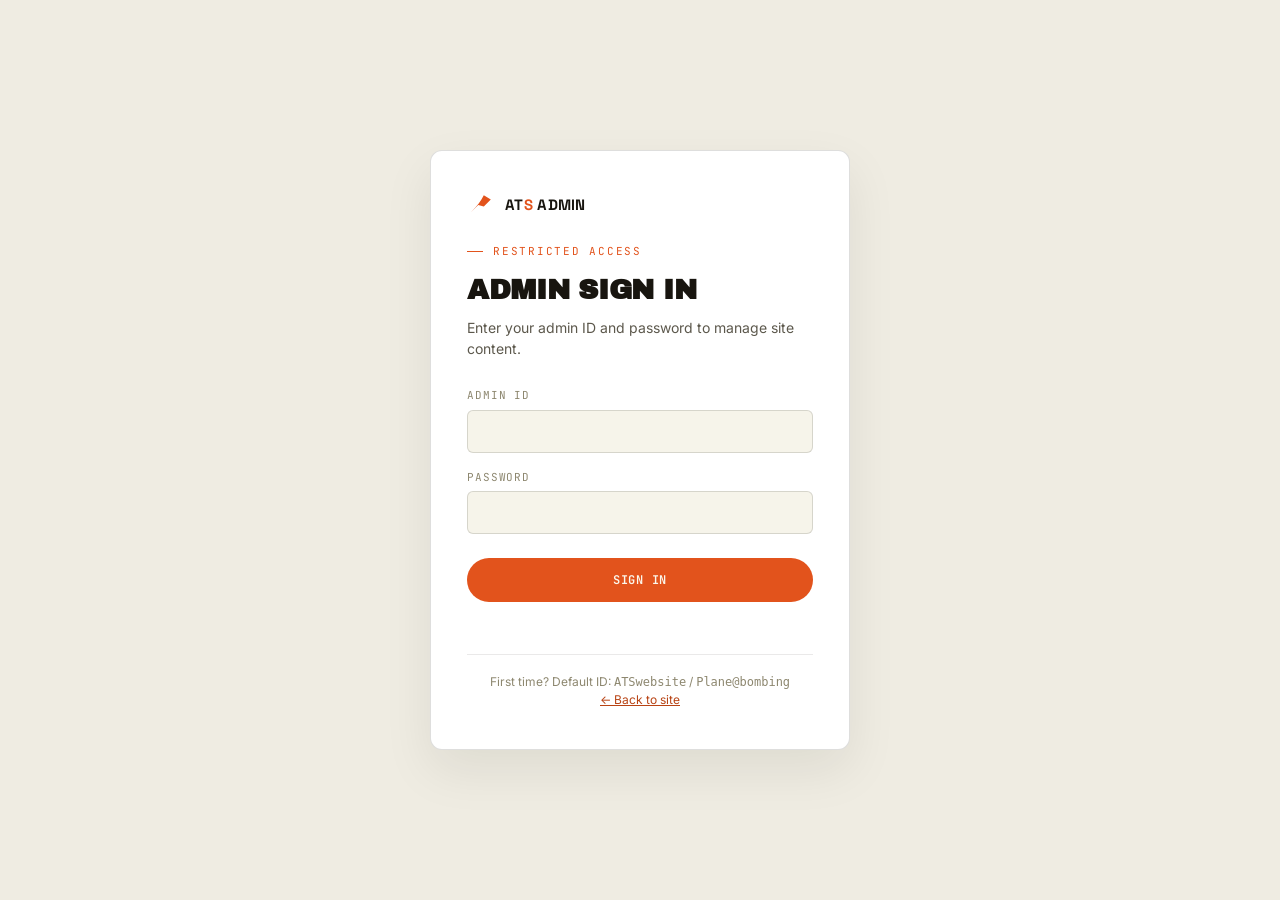
<file: admin.html>
<!DOCTYPE html>
<html lang="en">
<head>
<meta charset="UTF-8">
<meta name="viewport" content="width=device-width, initial-scale=1.0">
<title>ATS Admin</title>
<link rel="preconnect" href="https://fonts.googleapis.com">
<link rel="preconnect" href="https://fonts.gstatic.com" crossorigin>
<link href="https://fonts.googleapis.com/css2?family=Archivo+Black&family=Space+Grotesk:wght@400;500;600;700&family=JetBrains+Mono:wght@400;500;600&family=Inter:wght@400;500;600&display=swap" rel="stylesheet">
<style>
  :root{
    --bg:#efece2; --bg-panel:#f6f4ea; --bg-panel-2:#e8e4d5;
    --bg-raised:#ffffff; --text:#18150f; --text-dim:#5c584c;
    --text-dim2:#8d876f; --accent:#e2531c; --accent-2:#ff7a3d;
    --accent-dim:#b84314; --on-accent:#fbf7ec;
    --line:rgba(24,21,15,0.14); --line-soft:rgba(24,21,15,0.09);
    --ok:#4a7a4f; --new:#3a5f8a; --danger:#b8431c;
    --radius:6px;
    --ff-display:'Archivo Black', sans-serif;
    --ff-head:'Space Grotesk', sans-serif;
    --ff-mono:'JetBrains Mono', monospace;
    --ff-body:'Inter', sans-serif;
  }
  *,*::before,*::after{box-sizing:border-box;}
  body{margin:0;background:var(--bg);color:var(--text);font-family:var(--ff-body);line-height:1.5;-webkit-font-smoothing:antialiased;}
  img,svg{display:block;max-width:100%;}
  a{color:inherit;text-decoration:none;}
  button{font-family:inherit;cursor:pointer;border:none;background:none;}
  input,select,textarea{font-family:inherit;font-size:14px;}

  /* ============ LOGIN SCREEN ============ */
  .login-wrap{
    min-height:100vh; display:flex; align-items:center; justify-content:center;
    padding:40px 20px;
  }
  .login-card{
    background:var(--bg-raised); border:1px solid var(--line);
    border-radius:12px; padding:40px 36px; width:100%; max-width:420px;
    box-shadow:0 20px 50px rgba(24,21,15,0.08);
  }
  .login-brand{
    display:flex; align-items:center; gap:10px; margin-bottom:24px;
  }
  .login-brand svg{width:28px;height:28px;}
  .login-brand span{
    font-family:var(--ff-head); font-weight:700; font-size:15px;
    letter-spacing:0.02em; text-transform:uppercase;
  }
  .login-brand span b{color:var(--accent);}
  .login-eyebrow{
    font-family:var(--ff-mono); font-size:11px; letter-spacing:0.16em;
    text-transform:uppercase; color:var(--accent); margin-bottom:10px;
    display:flex; align-items:center; gap:10px;
  }
  .login-eyebrow::before{content:'';width:16px;height:1px;background:var(--accent);}
  .login-title{
    font-family:var(--ff-display); font-size:28px; margin:0 0 6px;
    text-transform:uppercase; letter-spacing:-0.01em;
  }
  .login-sub{font-size:14px;color:var(--text-dim);margin:0 0 28px;}
  .login-field{display:flex;flex-direction:column;gap:6px;margin-bottom:16px;}
  .login-field label{
    font-family:var(--ff-mono); font-size:11px; letter-spacing:0.08em;
    text-transform:uppercase; color:var(--text-dim2);
  }
  .login-field input{
    background:var(--bg-panel); border:1px solid var(--line);
    border-radius:var(--radius); padding:12px 14px; color:var(--text);
    transition:border-color .2s ease;
  }
  .login-field input:focus{outline:none;border-color:var(--accent);}
  .login-btn{
    width:100%; background:var(--accent); color:var(--on-accent);
    font-family:var(--ff-mono); font-size:12px; font-weight:600;
    letter-spacing:0.06em; text-transform:uppercase;
    padding:14px; border-radius:100px; margin-top:8px;
    transition:background .2s ease;
  }
  .login-btn:hover{background:var(--accent-2);}
  .login-error{
    font-family:var(--ff-mono); font-size:12px; color:var(--danger);
    margin-top:12px; min-height:16px; text-align:center;
  }
  .login-foot{
    margin-top:24px; padding-top:18px; border-top:1px solid var(--line-soft);
    font-size:12px; color:var(--text-dim2); text-align:center;
  }
  .login-foot a{color:var(--accent-dim);text-decoration:underline;}

  /* ============ DASHBOARD ============ */
  .dash{display:grid;grid-template-columns:240px 1fr;min-height:100vh;}
  @media (max-width:900px){.dash{grid-template-columns:1fr;}}

  .dash-sidebar{
    background:var(--bg-raised); border-right:1px solid var(--line);
    padding:24px 0; position:sticky; top:0; height:100vh; overflow-y:auto;
  }
  @media (max-width:900px){
    .dash-sidebar{
      position:fixed; left:-100%; top:0; width:260px; z-index:50;
      transition:left .3s ease;
    }
    .dash-sidebar.open{left:0;}
  }
  .dash-sidebar .login-brand{padding:0 24px;margin-bottom:28px;}
  .dash-nav{display:flex;flex-direction:column;gap:2px;padding:0 12px;}
  .dash-nav-item{
    display:flex; align-items:center; gap:12px;
    padding:11px 14px; border-radius:var(--radius);
    font-family:var(--ff-mono); font-size:12.5px; letter-spacing:0.02em;
    color:var(--text-dim); transition:all .15s ease; cursor:pointer;
    text-align:left; width:100%;
  }
  .dash-nav-item:hover{background:var(--bg-panel);color:var(--text);}
  .dash-nav-item.active{background:var(--accent);color:var(--on-accent);}
  .dash-nav-item svg{width:16px;height:16px;flex-shrink:0;}

  .dash-sidebar-foot{
    padding:16px 24px; margin-top:20px; border-top:1px solid var(--line-soft);
    display:flex; flex-direction:column; gap:8px;
  }
  .dash-sidebar-foot a{
    font-family:var(--ff-mono); font-size:11.5px; color:var(--text-dim2);
    letter-spacing:0.04em; text-transform:uppercase;
  }
  .dash-sidebar-foot a:hover{color:var(--accent);}

  .dash-main{padding:32px 40px;overflow-x:hidden;}
  @media (max-width:900px){.dash-main{padding:24px 20px;}}

  .dash-topbar{
    display:flex; justify-content:space-between; align-items:center;
    margin-bottom:28px; gap:16px; flex-wrap:wrap;
  }
  .dash-topbar h1{
    font-family:var(--ff-display); font-size:24px;
    text-transform:uppercase; letter-spacing:-0.01em; margin:0;
  }
  .dash-topbar-actions{display:flex;gap:10px;align-items:center;}
  .mobile-menu-btn{
    display:none; padding:8px; border:1px solid var(--line); border-radius:var(--radius);
  }
  @media (max-width:900px){.mobile-menu-btn{display:block;}}

  /* ============ SECTION PANELS ============ */
  .dash-section{display:none;}
  .dash-section.active{display:block;}

  .section-head{
    display:flex; justify-content:space-between; align-items:flex-end;
    margin-bottom:24px; gap:16px; flex-wrap:wrap;
  }
  .section-head h2{
    font-family:var(--ff-head); font-size:20px; font-weight:600; margin:0;
  }
  .section-head p{
    font-size:13.5px; color:var(--text-dim); margin:4px 0 0; max-width:640px;
  }

  .btn{
    display:inline-flex; align-items:center; gap:6px;
    font-family:var(--ff-mono); font-size:11.5px; font-weight:500;
    letter-spacing:0.04em; text-transform:uppercase;
    padding:9px 16px; border-radius:100px;
    border:1px solid var(--line); background:transparent;
    color:var(--text); transition:all .2s ease; white-space:nowrap;
  }
  .btn:hover{border-color:var(--accent);color:var(--accent);}
  .btn-solid{background:var(--accent);color:var(--on-accent);border-color:var(--accent);}
  .btn-solid:hover{background:var(--accent-2);border-color:var(--accent-2);color:var(--on-accent);}
  .btn-danger{color:var(--danger);border-color:var(--line);}
  .btn-danger:hover{background:var(--danger);border-color:var(--danger);color:var(--on-accent);}
  .btn-sm{padding:6px 11px;font-size:10.5px;}
  .btn svg{width:14px;height:14px;}

  /* Item list */
  .item-list{display:flex;flex-direction:column;gap:10px;}
  .item-row{
    background:var(--bg-raised); border:1px solid var(--line);
    border-radius:var(--radius); padding:16px 20px;
    display:grid; grid-template-columns:1fr auto; gap:14px; align-items:center;
    transition:border-color .2s ease;
  }
  .item-row:hover{border-color:var(--accent);}
  .item-meta{display:flex;flex-direction:column;gap:4px;min-width:0;}
  .item-title{
    font-family:var(--ff-head); font-size:15px; font-weight:600;
    overflow:hidden; text-overflow:ellipsis; white-space:nowrap;
  }
  .item-sub{font-size:12.5px;color:var(--text-dim);overflow:hidden;text-overflow:ellipsis;white-space:nowrap;}
  .item-tags{display:flex;gap:6px;flex-wrap:wrap;margin-top:4px;}
  .item-tag{
    font-family:var(--ff-mono); font-size:10px; letter-spacing:0.04em;
    text-transform:uppercase; padding:2px 8px; border-radius:100px;
    background:var(--bg-panel); color:var(--text-dim2); border:1px solid var(--line-soft);
  }
  .item-actions{display:flex;gap:6px;flex-shrink:0;}
  .empty-state{
    text-align:center; padding:40px 20px; color:var(--text-dim2);
    border:1px dashed var(--line); border-radius:var(--radius);
  }

  /* ============ MODAL ============ */
  .modal-backdrop{
    position:fixed; inset:0; background:rgba(24,21,15,0.5);
    backdrop-filter:blur(4px); -webkit-backdrop-filter:blur(4px);
    z-index:100; display:none; align-items:flex-start; justify-content:center;
    padding:40px 20px; overflow-y:auto;
  }
  .modal-backdrop.open{display:flex;}
  .modal{
    background:var(--bg-raised); border:1px solid var(--line);
    border-radius:12px; width:100%; max-width:640px;
    padding:32px; box-shadow:0 30px 60px rgba(24,21,15,0.16);
  }
  .modal h3{
    font-family:var(--ff-display); font-size:22px;
    text-transform:uppercase; letter-spacing:-0.01em; margin:0 0 4px;
  }
  .modal p.modal-sub{font-size:13px;color:var(--text-dim);margin:0 0 24px;}
  .modal-form{display:flex;flex-direction:column;gap:14px;}
  .form-row{display:grid;grid-template-columns:1fr 1fr;gap:12px;}
  @media (max-width:520px){.form-row{grid-template-columns:1fr;}}
  .form-field{display:flex;flex-direction:column;gap:5px;}
  .form-field label{
    font-family:var(--ff-mono); font-size:10.5px; letter-spacing:0.06em;
    text-transform:uppercase; color:var(--text-dim2);
  }
  .form-field input,.form-field select,.form-field textarea{
    background:var(--bg-panel); border:1px solid var(--line);
    border-radius:var(--radius); padding:10px 12px; color:var(--text);
    transition:border-color .2s ease;
  }
  .form-field input:focus,.form-field select:focus,.form-field textarea:focus{
    outline:none;border-color:var(--accent);
  }
  .form-field textarea{resize:vertical;min-height:70px;}
  .form-field .hint{font-size:11px;color:var(--text-dim2);margin-top:2px;}
  .form-actions{display:flex;gap:10px;justify-content:flex-end;margin-top:8px;}
  .form-error{
    font-family:var(--ff-mono); font-size:12px; color:var(--danger);
    margin-top:4px; min-height:14px;
  }

  /* Image picker */
  .img-picker{display:flex;gap:12px;align-items:flex-start;}
  .img-preview{
    width:100px; height:100px; border-radius:var(--radius);
    border:1px dashed var(--line); background:var(--bg-panel);
    display:flex; align-items:center; justify-content:center;
    overflow:hidden; flex-shrink:0; font-size:11px; color:var(--text-dim2);
    text-align:center; padding:6px;
  }
  .img-preview img{width:100%;height:100%;object-fit:cover;}
  .img-picker-main{flex:1;display:flex;flex-direction:column;gap:8px;}
  .img-picker-btns{display:flex;gap:6px;flex-wrap:wrap;}

  /* ============ TOAST ============ */
  .toast-container{
    position:fixed; bottom:20px; right:20px; z-index:200;
    display:flex; flex-direction:column; gap:8px;
  }
  .toast{
    background:var(--bg-raised); border:1px solid var(--line);
    border-left:3px solid var(--ok); border-radius:var(--radius);
    padding:12px 16px; box-shadow:0 10px 24px rgba(24,21,15,0.12);
    font-size:13px; min-width:240px; animation:slideIn .25s ease;
  }
  .toast.err{border-left-color:var(--danger);}
  @keyframes slideIn{from{transform:translateX(30px);opacity:0;}to{transform:translateX(0);opacity:1;}}

  /* ============ SETTINGS ============ */
  .settings-card{
    background:var(--bg-raised); border:1px solid var(--line);
    border-radius:var(--radius); padding:24px; margin-bottom:16px;
  }
  .settings-card h4{
    font-family:var(--ff-head); font-size:15px; font-weight:600;
    margin:0 0 4px;
  }
  .settings-card > p{font-size:13px;color:var(--text-dim);margin:0 0 18px;}
  .warn-box{
    background:rgba(226,83,28,0.08); border:1px solid rgba(226,83,28,0.25);
    border-radius:var(--radius); padding:12px 14px; font-size:12.5px;
    color:var(--accent-dim); margin-bottom:18px;
  }
  .help-card{
    background:var(--bg-panel); border:1px solid var(--line-soft);
    border-radius:var(--radius); padding:20px; margin-bottom:12px;
  }
  .help-card h5{
    font-family:var(--ff-head); font-size:14px; margin:0 0 6px;
    display:flex; align-items:center; gap:8px;
  }
  .help-card h5::before{
    content:''; width:6px; height:6px; background:var(--accent); border-radius:50%;
  }
  .help-card p{font-size:13px;color:var(--text-dim);margin:0;}
  .help-card code{
    font-family:var(--ff-mono); font-size:11.5px;
    background:var(--bg-raised); padding:2px 6px; border-radius:3px;
    border:1px solid var(--line-soft);
  }
</style>
</head>
<body>

<!-- ============ LOGIN SCREEN ============ -->
<div class="login-wrap" id="loginWrap">
  <div class="login-card">
    <div class="login-brand">
      <svg viewBox="0 0 40 40" fill="none" xmlns="http://www.w3.org/2000/svg"><path d="M6 30C14 22 20 14 24 6L34 12L24 22L16 20L6 30Z" fill="#E2531C"/></svg>
      <span>AT<b>S</b> ADMIN</span>
    </div>
    <div class="login-eyebrow">RESTRICTED ACCESS</div>
    <h1 class="login-title">Admin sign in</h1>
    <p class="login-sub">Enter your admin ID and password to manage site content.</p>
    <form id="loginForm">
      <div class="login-field">
        <label for="loginId">Admin ID</label>
        <input type="text" id="loginId" autocomplete="username" required>
      </div>
      <div class="login-field">
        <label for="loginPw">Password</label>
        <input type="password" id="loginPw" autocomplete="current-password" required>
      </div>
      <button type="submit" class="login-btn">Sign in</button>
      <div class="login-error" id="loginError"></div>
    </form>
    <div class="login-foot">
      First time? Default ID: <code>ATSwebsite</code> / <code>Plane@bombing</code><br>
      <a href="index.html">← Back to site</a>
    </div>
  </div>
</div>

<!-- ============ DASHBOARD ============ -->
<div class="dash" id="dashWrap" style="display:none;">
  <aside class="dash-sidebar" id="sidebar">
    <div class="login-brand">
      <svg viewBox="0 0 40 40" fill="none" xmlns="http://www.w3.org/2000/svg"><path d="M6 30C14 22 20 14 24 6L34 12L24 22L16 20L6 30Z" fill="#E2531C"/></svg>
      <span>AT<b>S</b> ADMIN</span>
    </div>
    <nav class="dash-nav" id="dashNav">
      <button class="dash-nav-item active" data-tab="projects">
        <svg viewBox="0 0 24 24" fill="none" stroke="currentColor" stroke-width="2"><rect x="3" y="3" width="7" height="7"/><rect x="14" y="3" width="7" height="7"/><rect x="3" y="14" width="7" height="7"/><rect x="14" y="14" width="7" height="7"/></svg>
        Projects board
      </button>
      <button class="dash-nav-item" data-tab="gallery">
        <svg viewBox="0 0 24 24" fill="none" stroke="currentColor" stroke-width="2"><rect x="3" y="3" width="18" height="18" rx="2"/><circle cx="9" cy="9" r="2"/><path d="M21 15l-5-5L5 21"/></svg>
        Gallery
      </button>
      <button class="dash-nav-item" data-tab="archive">
        <svg viewBox="0 0 24 24" fill="none" stroke="currentColor" stroke-width="2"><path d="M21 8v13H3V8M1 3h22v5H1zM10 12h4"/></svg>
        Archive
      </button>
      <button class="dash-nav-item" data-tab="faq">
        <svg viewBox="0 0 24 24" fill="none" stroke="currentColor" stroke-width="2"><circle cx="12" cy="12" r="10"/><path d="M9.09 9a3 3 0 0 1 5.83 1c0 2-3 3-3 3M12 17h.01"/></svg>
        FAQ
      </button>
      <button class="dash-nav-item" data-tab="calendar">
        <svg viewBox="0 0 24 24" fill="none" stroke="currentColor" stroke-width="2"><rect x="3" y="4" width="18" height="18" rx="2"/><path d="M16 2v4M8 2v4M3 10h18"/></svg>
        Calendar
      </button>
      <button class="dash-nav-item" data-tab="settings">
        <svg viewBox="0 0 24 24" fill="none" stroke="currentColor" stroke-width="2"><circle cx="12" cy="12" r="3"/><path d="M19.4 15a1.65 1.65 0 0 0 .33 1.82l.06.06a2 2 0 0 1 0 2.83 2 2 0 0 1-2.83 0l-.06-.06a1.65 1.65 0 0 0-1.82-.33 1.65 1.65 0 0 0-1 1.51V21a2 2 0 0 1-2 2 2 2 0 0 1-2-2v-.09A1.65 1.65 0 0 0 9 19.4a1.65 1.65 0 0 0-1.82.33l-.06.06a2 2 0 0 1-2.83 0 2 2 0 0 1 0-2.83l.06-.06a1.65 1.65 0 0 0 .33-1.82 1.65 1.65 0 0 0-1.51-1H3a2 2 0 0 1-2-2 2 2 0 0 1 2-2h.09A1.65 1.65 0 0 0 4.6 9a1.65 1.65 0 0 0-.33-1.82l-.06-.06a2 2 0 0 1 0-2.83 2 2 0 0 1 2.83 0l.06.06a1.65 1.65 0 0 0 1.82.33H9a1.65 1.65 0 0 0 1-1.51V3a2 2 0 0 1 2-2 2 2 0 0 1 2 2v.09a1.65 1.65 0 0 0 1 1.51 1.65 1.65 0 0 0 1.82-.33l.06-.06a2 2 0 0 1 2.83 0 2 2 0 0 1 0 2.83l-.06.06a1.65 1.65 0 0 0-.33 1.82V9a1.65 1.65 0 0 0 1.51 1H21a2 2 0 0 1 2 2 2 2 0 0 1-2 2h-.09a1.65 1.65 0 0 0-1.51 1z"/></svg>
        Settings
      </button>
    </nav>
    <div class="dash-sidebar-foot">
      <a href="index.html">View site →</a>
      <a href="#" id="logoutBtn">Log out</a>
    </div>
  </aside>

  <main class="dash-main">
    <div class="dash-topbar">
      <button class="mobile-menu-btn" id="mobileMenuBtn" aria-label="Menu">
        <svg width="20" height="20" viewBox="0 0 24 24" fill="none" stroke="currentColor" stroke-width="2"><path d="M3 12h18M3 6h18M3 18h18"/></svg>
      </button>
      <h1 id="dashTitle">Projects board</h1>
      <div class="dash-topbar-actions">
        <span style="font-family:var(--ff-mono);font-size:11px;color:var(--text-dim2);" id="sessionId"></span>
      </div>
    </div>

    <!-- PROJECTS -->
    <section class="dash-section active" id="sec-projects">
      <div class="section-head">
        <div>
          <h2>Projects & competitions</h2>
          <p>Active builds, open competitions and upcoming challenges on the board.</p>
        </div>
        <button class="btn btn-solid" data-add="projects">+ Add new</button>
      </div>
      <div class="item-list" id="list-projects"></div>
    </section>

    <!-- GALLERY -->
    <section class="dash-section" id="sec-gallery">
      <div class="section-head">
        <div>
          <h2>Gallery photos</h2>
          <p>Add image URLs (links to hosted images) or upload small photos directly. Photos appear in the horizontal scroll gallery.</p>
        </div>
        <button class="btn btn-solid" data-add="gallery">+ Add photo</button>
      </div>
      <div class="item-list" id="list-gallery"></div>
    </section>

    <!-- ARCHIVE -->
    <section class="dash-section" id="sec-archive">
      <div class="section-head">
        <div>
          <h2>Past projects (archive)</h2>
          <p>Closed-out builds and competitions from previous years.</p>
        </div>
        <button class="btn btn-solid" data-add="archive">+ Add entry</button>
      </div>
      <div class="item-list" id="list-archive"></div>
    </section>

    <!-- FAQ -->
    <section class="dash-section" id="sec-faq">
      <div class="section-head">
        <div>
          <h2>Frequently asked questions</h2>
          <p>Questions and answers shown in the Help section.</p>
        </div>
        <button class="btn btn-solid" data-add="faq">+ Add FAQ</button>
      </div>
      <div class="item-list" id="list-faq"></div>
    </section>

    <!-- CALENDAR -->
    <section class="dash-section" id="sec-calendar">
      <div class="section-head">
        <div>
          <h2>Competition calendar</h2>
          <p>National and international competitions. Dates are shown on the calendar widget.</p>
        </div>
        <button class="btn btn-solid" data-add="calendar">+ Add event</button>
      </div>
      <div class="item-list" id="list-calendar"></div>
    </section>

    <!-- SETTINGS -->
    <section class="dash-section" id="sec-settings">
      <div class="section-head">
        <div>
          <h2>Settings</h2>
          <p>Change your login credentials and manage saved data.</p>
        </div>
      </div>

      <div class="settings-card">
        <h4>Change admin credentials</h4>
        <p>Update the ID and password used to log into this panel.</p>
        <form id="credForm" class="modal-form">
          <div class="form-row">
            <div class="form-field">
              <label for="newId">New admin ID</label>
              <input type="text" id="newId" required>
            </div>
            <div class="form-field">
              <label for="newPw">New password</label>
              <input type="password" id="newPw" required>
            </div>
          </div>
          <div class="form-row">
            <div class="form-field">
              <label for="newPw2">Confirm password</label>
              <input type="password" id="newPw2" required>
            </div>
            <div class="form-field"></div>
          </div>
          <div class="form-actions">
            <button type="submit" class="btn btn-solid">Save credentials</button>
          </div>
        </form>
      </div>

      <div class="settings-card">
        <h4>Data management</h4>
        <p>All changes are saved in this browser's storage. Export to back up your data, or reset to return to the original site content.</p>
        <div style="display:flex;gap:10px;flex-wrap:wrap;">
          <button class="btn" id="exportBtn">⬇ Export all data (JSON)</button>
          <button class="btn" id="importBtn">⬆ Import data</button>
          <input type="file" id="importFile" accept=".json" style="display:none;">
          <button class="btn btn-danger" id="resetBtn">Reset to defaults</button>
        </div>
      </div>

      <div class="settings-card">
        <h4>How to use this panel</h4>
        <div class="help-card">
          <h5>Adding a project / gallery item</h5>
          <p>Click the <b>+ Add new</b> button on the relevant tab, fill the form, and hit Save. Changes appear on the site immediately when you refresh it.</p>
        </div>
        <div class="help-card">
          <h5>Uploading gallery photos</h5>
          <p><b>Option 1 (easiest):</b> Upload your photo to a free host like <code>imgur.com</code> or <code>postimages.org</code>, copy the direct image URL, and paste it into the "Image URL" field.<br>
          <b>Option 2:</b> Use the <b>Choose file</b> button to upload a small photo directly (best under 500KB — larger photos slow the site down).</p>
        </div>
        <div class="help-card">
          <h5>Data is stored in this browser</h5>
          <p>Changes only apply to <b>this browser, on this device</b>. Use <b>Export</b> to back up your work, and <b>Import</b> to load it on another device. If you clear browser data, you'll lose changes — that's why exporting is important.</p>
        </div>
      </div>
    </section>

  </main>
</div>

<!-- ============ MODAL ============ -->
<div class="modal-backdrop" id="modal">
  <div class="modal">
    <h3 id="modalTitle">Edit</h3>
    <p class="modal-sub" id="modalSub"></p>
    <form class="modal-form" id="modalForm"></form>
  </div>
</div>

<!-- ============ TOASTS ============ -->
<div class="toast-container" id="toasts"></div>

<script src="config.js"></script>
<script src="admin.js"></script>
</body>
</html>
</file>
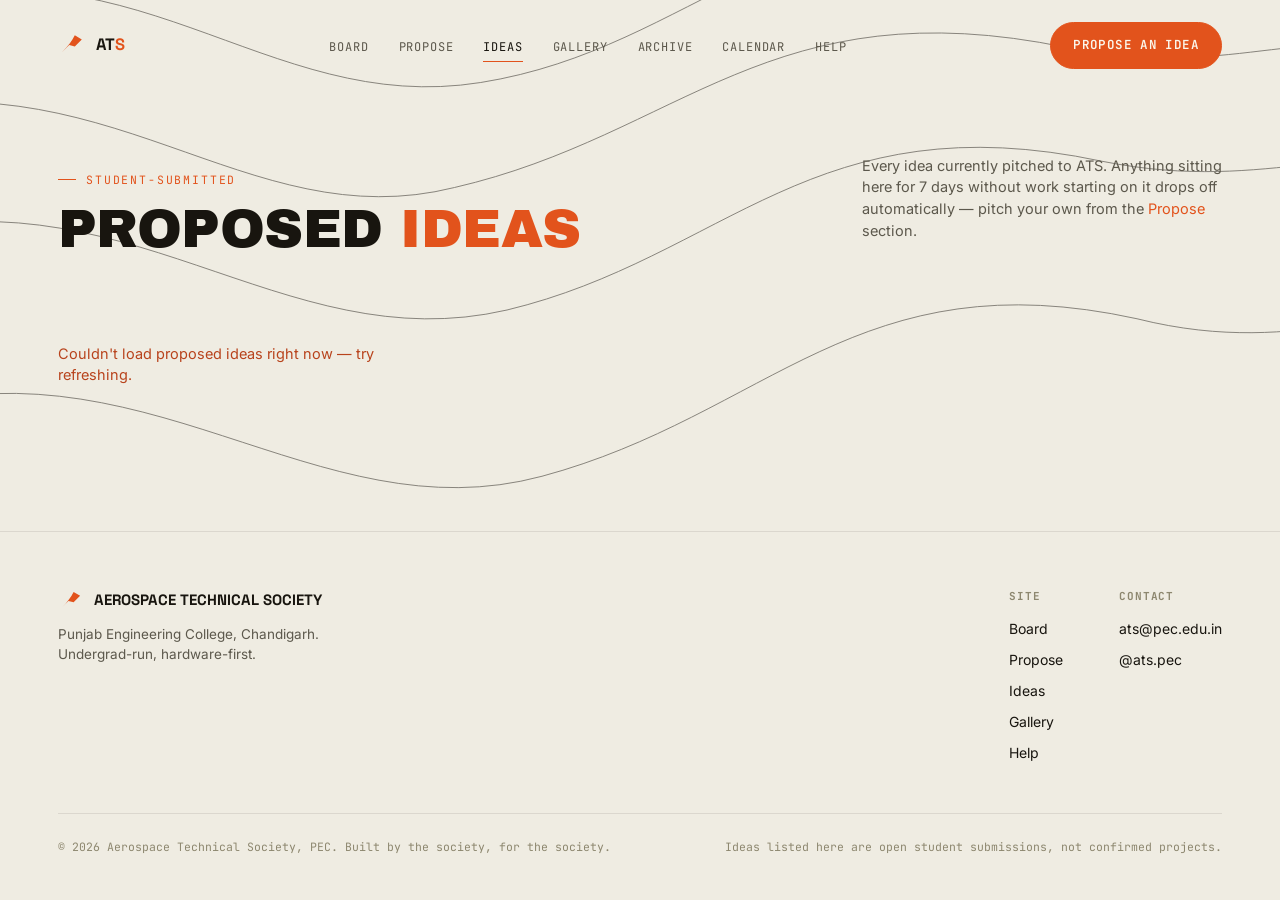
<file: ideas.html>
<!DOCTYPE html>
<html lang="en">
<head>
<meta charset="UTF-8">
<meta name="viewport" content="width=device-width, initial-scale=1.0">
<title>Proposed Ideas — ATS, PEC</title>
<meta name="description" content="Every idea currently pitched to the Aerospace Technical Society — open for 7 days unless a build starts.">
<link rel="preconnect" href="https://fonts.googleapis.com">
<link rel="preconnect" href="https://fonts.gstatic.com" crossorigin>
<link href="https://fonts.googleapis.com/css2?family=Archivo+Black&family=Space+Grotesk:wght@400;500;600;700&family=JetBrains+Mono:wght@400;500;600&family=Inter:wght@400;500;600&family=Fraunces:ital,wght@0,500;0,600;1,500;1,600&display=swap" rel="stylesheet">
<link rel="stylesheet" href="styles.css">
</head>
<body>

<div class="contour-bg" aria-hidden="true">
  <svg viewBox="0 0 1600 1600" xmlns="http://www.w3.org/2000/svg" fill="none">
    <g stroke="#18150f" stroke-width="1">
      <path d="M-50,300 C250,200 400,420 650,380 C900,340 1000,150 1300,220 C1500,270 1580,180 1700,240" />
      <path d="M-80,420 C220,340 380,560 620,500 C880,440 980,270 1320,340 C1520,380 1600,300 1750,360" />
      <path d="M-60,560 C240,470 420,700 680,640 C930,580 1030,400 1360,470 C1560,510 1650,430 1780,500" />
      <path d="M-40,760 C260,660 460,900 720,830 C980,760 1080,580 1400,650 C1600,700 1690,610 1800,680" />
    </g>
  </svg>
</div>

<header id="siteHeader">
  <nav class="wrap">
    <a href="index.html#top" class="brand">
      <svg viewBox="0 0 40 40" fill="none" xmlns="http://www.w3.org/2000/svg"><path d="M6 30C14 22 20 14 24 6L34 12L24 22L16 20L6 30Z" fill="#E2531C"/></svg>
      <span class="brand-word">AT<span>S</span></span>
    </a>
    <ul class="nav-links">
      <li><a href="index.html#projects">Board</a></li>
      <li><a href="index.html#propose">Propose</a></li>
      <li><a href="ideas.html" class="active">Ideas</a></li>
      <li><a href="index.html#gallery">Gallery</a></li>
      <li><a href="index.html#archive">Archive</a></li>
      <li><a href="index.html#comp-calendar">Calendar</a></li>
      <li><a href="index.html#help">Help</a></li>
    </ul>
    <div class="nav-cta">
      <a href="index.html#propose" class="btn btn-solid">Propose an idea</a>
      <button class="burger" id="burgerBtn" aria-label="Open menu">
        <span></span><span></span><span></span>
      </button>
    </div>
  </nav>
</header>

<div class="mobile-menu" id="mobileMenu">
  <a href="index.html#projects">Board</a>
  <a href="index.html#propose">Propose</a>
  <a href="ideas.html">Ideas</a>
  <a href="index.html#gallery">Gallery</a>
  <a href="index.html#archive">Archive</a>
  <a href="index.html#comp-calendar">Calendar</a>
  <a href="index.html#help">Help</a>
</div>

<section style="padding-top:140px;">
  <div class="wrap">
    <div class="sec-head reveal in">
      <div>
        <div class="eyebrow">STUDENT-SUBMITTED</div>
        <h2 class="sec-title">Proposed <span class="accent">ideas</span></h2>
      </div>
      <p class="sec-note">Every idea currently pitched to ATS. Anything sitting here for 7 days without work starting on it drops off automatically — pitch your own from the <a href="index.html#propose" style="color:var(--accent);">Propose</a> section.</p>
    </div>

    <div class="ideas-grid" id="ideasGrid">
      <p class="ideas-empty">Loading proposed ideas…</p>
    </div>
  </div>
</section>

<footer>
  <div class="wrap">
    <div class="footer-top">
      <div>
        <div class="footer-brand">
          <svg viewBox="0 0 40 40" fill="none" xmlns="http://www.w3.org/2000/svg"><path d="M6 30C14 22 20 14 24 6L34 12L24 22L16 20L6 30Z" fill="#E2531C"/></svg>
          <span>AEROSPACE TECHNICAL SOCIETY</span>
        </div>
        <p class="footer-tag">Punjab Engineering College, Chandigarh. Undergrad-run, hardware-first.</p>
      </div>
      <div class="footer-cols">
        <div class="footer-col">
          <h5>Site</h5>
          <a href="index.html#projects">Board</a>
          <a href="index.html#propose">Propose</a>
          <a href="ideas.html">Ideas</a>
          <a href="index.html#gallery">Gallery</a>
          <a href="index.html#help">Help</a>
        </div>
        <div class="footer-col">
          <h5>Contact</h5>
          <a href="mailto:ats@pec.edu.in">ats@pec.edu.in</a>
          <a href="#">@ats.pec</a>
        </div>
      </div>
    </div>
    <div class="footer-bottom">
      <p>© <span id="year"></span> Aerospace Technical Society, PEC. Built by the society, for the society.</p>
      <p>Ideas listed here are open student submissions, not confirmed projects.</p>
    </div>
  </div>
</footer>

<script src="config.js"></script>
<script>
(function(){
  "use strict";

  document.getElementById('year').textContent = new Date().getFullYear();

  var header = document.getElementById('siteHeader');
  var burger = document.getElementById('burgerBtn');
  var mobileMenu = document.getElementById('mobileMenu');
  var ticking = false;
  function onScroll(){
    if(!ticking){
      requestAnimationFrame(function(){
        header.classList.toggle('scrolled', window.scrollY > 30);
        ticking = false;
      });
      ticking = true;
    }
  }
  window.addEventListener('scroll', onScroll, {passive:true});
  burger.addEventListener('click', function(){ mobileMenu.classList.toggle('open'); });
  mobileMenu.querySelectorAll('a').forEach(function(a){
    a.addEventListener('click', function(){ mobileMenu.classList.remove('open'); });
  });

  var MAX_AGE_DAYS = 7; // keep in sync with MAX_AGE_DAYS in Code.gs

  function escapeHtml(str){
    var d = document.createElement('div');
    d.textContent = str == null ? '' : str;
    return d.innerHTML;
  }

  function daysRemaining(timestamp){
    var submitted = new Date(timestamp);
    var deadline = new Date(submitted.getTime() + MAX_AGE_DAYS * 86400000);
    var diff = Math.ceil((deadline - new Date()) / 86400000);
    return diff;
  }

  function isScriptConfigured(){
    return typeof ATS_SCRIPT_URL === 'string' && ATS_SCRIPT_URL.indexOf('http') === 0;
  }

  var ideasGrid = document.getElementById('ideasGrid');

  function renderIdeas(list){
    if(!list || list.length === 0){
      ideasGrid.innerHTML = '<p class="ideas-empty">No open proposals right now — be the first to pitch something.</p>';
      return;
    }
    ideasGrid.innerHTML = list.map(function(p){
      var left = daysRemaining(p.timestamp);
      var badgeClass = left <= 2 ? 'soon' : 'plenty';
      var badgeText = left <= 0 ? 'Closing today' : left + ' day' + (left === 1 ? '' : 's') + ' left';
      return (
        '<div class="idea-card">' +
          '<div class="idea-top">' +
            '<span class="idea-type">'+escapeHtml(p.type || 'Project')+'</span>' +
            '<span class="idea-countdown '+badgeClass+'">'+badgeText+'</span>' +
          '</div>' +
          '<h3>'+escapeHtml(p.title)+'</h3>' +
          (p.note ? '<p>'+escapeHtml(p.note)+'</p>' : '') +
          '<span class="idea-by">Pitched by '+escapeHtml(p.name)+(p.branch ? ', '+escapeHtml(p.branch) : '')+'</span>' +
        '</div>'
      );
    }).join('');
  }

  async function loadIdeas(){
    if(!isScriptConfigured()){
      ideasGrid.innerHTML = '<p class="ideas-error">Backend not connected yet — see SETUP.md to wire up config.js.</p>';
      return;
    }
    try{
      var res = await fetch(ATS_SCRIPT_URL);
      var data = await res.json();
      renderIdeas(data.items || []);
    }catch(err){
      ideasGrid.innerHTML = '<p class="ideas-error">Couldn\'t load proposed ideas right now — try refreshing.</p>';
    }
  }
  loadIdeas();

})();
</script>
</body>
</html>
</file>
<file: styles.css>
/* ============================================================
     TOKENS — warm paper cabin, one signal-orange accent.
  ============================================================ */
  :root{
    --bg:#efece2;
    --bg-panel:#f6f4ea;
    --bg-panel-2:#e8e4d5;
    --bg-raised:#ffffff;
    --text:#18150f;
    --text-dim:#5c584c;
    --text-dim2:#8d876f;
    --accent:#e2531c;
    --accent-2:#ff7a3d;
    --accent-dim:#b84314;
    --on-accent:#fbf7ec;
    --line:rgba(24,21,15,0.14);
    --line-soft:rgba(24,21,15,0.09);
    --ok:#4a7a4f;
    --new:#3a5f8a;
    --danger:#b8431c;
    --max-w:1220px;
    --radius:4px;
    --ff-display:'Archivo Black', 'Space Grotesk', sans-serif;
    --ff-head:'Space Grotesk', sans-serif;
    --ff-mono:'JetBrains Mono', monospace;
    --ff-body:'Inter', sans-serif;
    --ff-serif:'Fraunces', serif;
  }

  *,*::before,*::after{box-sizing:border-box;}
  html{scroll-behavior:smooth; scroll-padding-top:84px;}
  @media (prefers-reduced-motion: reduce){
    html{scroll-behavior:auto;}
    *,*::before,*::after{animation-duration:0.001ms !important; animation-iteration-count:1 !important; transition-duration:0.001ms !important; scroll-behavior:auto !important;}
  }
  body{
    margin:0;
    background:var(--bg);
    color:var(--text);
    font-family:var(--ff-body);
    line-height:1.5;
    -webkit-font-smoothing:antialiased;
    overflow-x:hidden;
    -webkit-tap-highlight-color:transparent;
    position:relative;
  }
  img,svg{display:block; max-width:100%;}
  a{color:inherit; text-decoration:none;}
  ul{margin:0; padding:0; list-style:none;}
  button{font-family:inherit; cursor:pointer;}
  ::selection{background:var(--accent); color:var(--on-accent);}

  .wrap{max-width:var(--max-w); margin:0 auto; padding:0 28px; position:relative; z-index:1;}
  @media (max-width:640px){.wrap{padding:0 20px;}}

  /* ============================================================
     CONTOUR LINES — drifting field of topographic isolines
  ============================================================ */
  .contour-bg{
    position:fixed; inset:0; z-index:0; pointer-events:none;
    overflow:hidden; opacity:0.55;
  }
  .contour-bg svg{
    position:absolute; top:50%; left:50%;
    width:200vw; height:200vh; min-width:1400px; min-height:1400px;
    transform:translate(-52%,-50%) scale(1);
    animation:driftLines 70s ease-in-out infinite alternate;
  }
  @keyframes driftLines{
    0%{ transform:translate(-53%,-51%) scale(1); }
    50%{ transform:translate(-49%,-49%) scale(1.035); }
    100%{ transform:translate(-51%,-52%) scale(1.01); }
  }

  /* Flowing traced lines — each contour "draws" itself in a loop via a
     travelling dash pattern (normalized to 0–100 by pathLength so the
     motion speed reads consistently regardless of curve length). */
  .contour-line{
    stroke-dasharray:14 10;
    animation-name:flowDash;
    animation-timing-function:linear;
    animation-iteration-count:infinite;
  }
  .contour-line.cl-1{ animation-duration:26s; }
  .contour-line.cl-2{ animation-duration:34s; animation-direction:reverse; }
  .contour-line.cl-3{ animation-duration:30s; }
  .contour-line.cl-4{ animation-duration:38s; animation-direction:reverse; }
  @keyframes flowDash{
    to{ stroke-dashoffset:-200; }
  }

  /* A brighter accent pulse travels along each line on top of the base
     trace, like a signal running through the contour — the vector-line
     motion effect. */
  .contour-pulse{
    fill:none;
    stroke-width:1.6;
    stroke-dasharray:6 94;
    opacity:0.85;
    animation-name:flowPulse;
    animation-timing-function:linear;
    animation-iteration-count:infinite;
  }
  .contour-pulse.cp-1{ animation-duration:7s; animation-delay:-1s; }
  .contour-pulse.cp-2{ animation-duration:9s; animation-delay:-4s; animation-direction:reverse; }
  .contour-pulse.cp-3{ animation-duration:8s; animation-delay:-2.5s; }
  .contour-pulse.cp-4{ animation-duration:10.5s; animation-delay:-6s; animation-direction:reverse; }
  @keyframes flowPulse{
    from{ stroke-dashoffset:0; }
    to{ stroke-dashoffset:-100; }
  }

  @media (prefers-reduced-motion: reduce){
    .contour-line, .contour-pulse{ animation:none; }
    .contour-pulse{ opacity:0.35; }
  }

  /* ============================================================
     DARK-MODE CURSOR REVEAL — a full-viewport overlay that inverts
     whatever's underneath it into a dark reading of the page, visible
     only inside an organic, comet-shaped clip-path region that follows
     the cursor. clip-path (rather than mask-image, which isn't
     reliably clipped against backdrop-filter across every browser) is
     what keeps the invert confined to that shape instead of covering
     the page. The shape and its size are rebuilt every frame in the
     script: a ring of points is perturbed by rotating noise and pulled
     into a streak along the current direction of travel, and the
     blob's overall size tracks real cursor speed — small at a slow,
     deliberate pace, larger on a fast flick — then smoothed into one
     closed curve. Its center is separately lerped toward the cursor so
     it lags slightly behind. The effect is intentionally suppressed
     (see the script's EXCLUDE_SELECTOR) while hovering the propose-idea
     form or the help/FAQ section, since an inverted overlay there would
     hurt readability rather than add polish — this is meant as a subtle
     progressive enhancement on an otherwise professional site, not a
     gimmick that fights the content. Backdrop-filter samples live
     content, so it never goes out of sync with the real (light) page —
     no DOM duplication needed. The #fluidWobble SVG filter (defined
     near the top of <body>) adds a finer layer of pixel-level
     turbulence on top of the blob's own already-organic edge; there's
     deliberately no blur, so the distortion stays crisp. Desktop only.
  ============================================================ */
  .dark-spot{
    position:fixed;
    inset:0;
    pointer-events:none;
    z-index:9999;
    opacity:0;
    transition:opacity .2s ease;
    backdrop-filter:invert(0.92) hue-rotate(180deg) saturate(1.2) contrast(0.92) brightness(1.02);
    -webkit-backdrop-filter:invert(0.92) hue-rotate(180deg) saturate(1.2) contrast(0.92) brightness(1.02);
    clip-path:circle(0px at 50% 50%);
    -webkit-clip-path:circle(0px at 50% 50%);
    filter:url(#fluidWobble);
    will-change:clip-path, opacity;
  }
  .dark-spot.active{ opacity:1; }
  @media (max-width:899px), (hover:none), (pointer:coarse), (prefers-reduced-motion: reduce){
    .dark-spot{ display:none; }
  }

  .eyebrow{
    font-family:var(--ff-mono);
    font-size:11.5px;
    letter-spacing:0.16em;
    text-transform:uppercase;
    color:var(--accent);
    display:flex; align-items:center; gap:10px;
  }
  .eyebrow::before{
    content:'';
    width:18px; height:1px;
    background:var(--accent);
    display:inline-block;
  }

  .btn{
    display:inline-flex; align-items:center; gap:8px;
    font-family:var(--ff-mono);
    font-size:12.5px; font-weight:500;
    letter-spacing:0.03em;
    padding:13px 22px;
    border-radius:100px;
    border:1px solid var(--line);
    background:transparent;
    color:var(--text);
    text-transform:uppercase;
    transition:border-color .2s ease, background .2s ease, transform .2s ease, color .2s ease;
    white-space:nowrap;
  }
  .btn:hover{border-color:var(--accent); color:var(--accent); transform:translateY(-1px);}
  .btn-solid{
    background:var(--accent);
    color:var(--on-accent);
    border-color:var(--accent);
    font-weight:600;
  }
  .btn-solid:hover{background:var(--accent-2); border-color:var(--accent-2); color:var(--on-accent);}

  /* ============ REVEAL ============ */
  .reveal{opacity:0; transform:translateY(24px); transition:opacity .7s cubic-bezier(.2,.7,.3,1), transform .7s cubic-bezier(.2,.7,.3,1);}
  .reveal.in{opacity:1; transform:translateY(0);}
  .reveal-stagger > *{opacity:0; transform:translateY(18px); transition:opacity .6s ease, transform .6s ease;}
  .reveal-stagger.in > *{opacity:1; transform:translateY(0);}
  .reveal-stagger.in > *:nth-child(1){transition-delay:.02s;}
  .reveal-stagger.in > *:nth-child(2){transition-delay:.08s;}
  .reveal-stagger.in > *:nth-child(3){transition-delay:.14s;}
  .reveal-stagger.in > *:nth-child(4){transition-delay:.20s;}
  .reveal-stagger.in > *:nth-child(5){transition-delay:.26s;}
  .reveal-stagger.in > *:nth-child(6){transition-delay:.32s;}

  /* ============ NAV ============ */
  header{
    position:fixed; top:0; left:0; right:0; z-index:100;
    padding:22px 0;
    transition:padding .3s ease, background .3s ease, border-color .3s ease;
    border-bottom:1px solid transparent;
  }
  header.scrolled{
    padding:13px 0;
    background:rgba(239,236,226,0.88);
    backdrop-filter:blur(14px);
    -webkit-backdrop-filter:blur(14px);
    border-bottom:1px solid var(--line-soft);
  }
  nav.wrap{display:flex; align-items:center; justify-content:space-between; gap:20px;}
  .brand{display:flex; align-items:center; gap:10px;}
  .brand svg{width:28px; height:28px; flex-shrink:0;}
  .brand-word{font-family:var(--ff-head); font-weight:700; font-size:16.5px; letter-spacing:0.01em; text-transform:uppercase;}
  .brand-word span{color:var(--accent);}
  .nav-links{display:flex; align-items:center; gap:30px;}
  .nav-links a{
    font-family:var(--ff-mono); font-size:12px; letter-spacing:0.07em; text-transform:uppercase;
    color:var(--text-dim); position:relative; padding:4px 0;
    transition:color .2s ease;
  }
  .nav-links a::after{
    content:''; position:absolute; left:0; bottom:-3px; width:0; height:1px; background:var(--accent);
    transition:width .25s ease;
  }
  .nav-links a:hover, .nav-links a.active{color:var(--text);}
  .nav-links a:hover::after, .nav-links a.active::after{width:100%;}
  .nav-cta{display:flex; align-items:center; gap:14px;}
  .burger{display:none; flex-direction:column; gap:5px; background:none; border:none; padding:6px;}
  .burger span{width:22px; height:2px; background:var(--text); display:block; transition:transform .25s ease, opacity .25s ease;}
  .mobile-menu{
    position:fixed; inset:0; background:var(--bg); z-index:99;
    display:flex; flex-direction:column; align-items:flex-start; justify-content:center; gap:22px;
    padding:0 32px;
    opacity:0; pointer-events:none; transition:opacity .3s ease;
  }
  .mobile-menu.open{opacity:1; pointer-events:auto;}
  .mobile-menu a{font-family:var(--ff-display); font-size:30px; text-transform:uppercase;}

  @media (max-width:860px){
    .nav-links{display:none;}
    .burger{display:flex;}
    .nav-cta .btn-solid{display:none;}
  }

  /* ============================================================
     ALTIMETER GAUGE — thin ruled scroll-progress gauge, desktop only
  ============================================================ */
  .altimeter{
    position:fixed;
    right:26px;
    top:50%;
    transform:translateY(-50%);
    z-index:70;
    display:flex;
    flex-direction:column;
    align-items:center;
    gap:12px;
    opacity:0;
    pointer-events:none;
    transition:opacity .45s ease;
  }
  .altimeter.visible{ opacity:1; }
  @media (max-width:1099px){
    .altimeter{ display:none; }
  }
  .altimeter-readout{
    display:flex;
    align-items:baseline;
    gap:2px;
    font-family:var(--ff-mono);
    font-size:12px;
    font-weight:600;
    color:var(--accent);
    letter-spacing:0.03em;
    background:rgba(246,244,234,0.75);
    border:1px solid var(--line);
    border-radius:100px;
    padding:5px 10px;
    backdrop-filter:blur(10px);
    -webkit-backdrop-filter:blur(10px);
  }
  .altimeter-readout small{ font-size:9.5px; color:var(--text-dim2); font-weight:500; }
  .altimeter-track{
    position:relative;
    width:1px;
    height:min(42vh, 380px);
    background:var(--line);
  }
  .alt-tick{
    position:absolute;
    left:0;
    width:6px;
    height:1px;
    background:var(--text-dim2);
    transform:translate(-50%, 50%);
  }
  .alt-tick.major{
    width:12px;
    background:var(--text-dim);
  }
  .altimeter-marker{
    position:absolute;
    left:0;
    bottom:0;
    width:16px;
    height:2px;
    background:var(--accent);
    transform:translate(-50%, 50%);
    transition:bottom .1s linear;
    box-shadow:0 0 0 3px rgba(226,83,28,0.16);
  }
  .altimeter-marker::after{
    content:'';
    position:absolute;
    left:50%; top:50%;
    width:5px; height:5px;
    border-radius:50%;
    background:var(--accent);
    transform:translate(-50%,-50%);
  }
  .altimeter-label{
    font-family:var(--ff-mono);
    font-size:10px;
    letter-spacing:0.14em;
    color:var(--text-dim2);
    writing-mode:vertical-rl;
    text-transform:uppercase;
  }

  /* ============ HERO GRID & CSS 3D VIEWPORT ============ */
  .hero {
    position: relative;
    min-height: 100vh;
    display: flex; flex-direction: column; justify-content: center;
    padding: 140px 0 70px;
    overflow: hidden;
  }
  .hero-glow {
    position: absolute; top: -14%; right: -14%; width: 62vw; height: 62vw; max-width: 820px; max-height: 820px;
    background: radial-gradient(circle, rgba(226,83,28,0.12) 0%, transparent 68%);
    pointer-events: none; z-index: 0;
  }
  
  .hero-grid {
    display: grid;
    grid-template-columns: 1fr 1fr;
    gap: 60px;
    align-items: center;
    position: relative;
    z-index: 2;
    width: 100%;
  }
  @media (max-width: 980px) {
    .hero-grid { grid-template-columns: 1fr; gap: 40px; }
    .hero { padding: 120px 0 50px; }
  }

  .hero-kinetic { overflow: hidden; }
  .hero-kinetic .line { overflow: hidden; }
  .hero-headline {
    font-family: var(--ff-display);
    font-weight: 400;
    font-size: clamp(46px, 10.6vw, 110px);
    line-height: 0.92;
    letter-spacing: -0.01em;
    text-transform: uppercase;
    margin: 0;
  }
  .hero-headline .line span {
    display: block;
    transform: translateY(105%);
    animation: riseUp .9s cubic-bezier(.16,.8,.2,1) forwards;
  }
  .hero-headline .line:nth-child(1) span { animation-delay: .05s; }
  .hero-headline .line:nth-child(2) span { animation-delay: .16s; }
  .hero-headline .line:nth-child(3) span { animation-delay: .27s; color: var(--accent); }
  @keyframes riseUp { to { transform: translateY(0); } }

  .hero-sub {
    margin-top: 30px;
    max-width: 520px;
    font-size: 16px;
    color: var(--text-dim);
    opacity: 0; animation: fadeUp .8s ease .55s forwards;
  }
  .hero-actions { display: flex; gap: 14px; margin-top: 38px; flex-wrap: wrap; opacity: 0; animation: fadeUp .8s ease .68s forwards; }
  
  /* Telemetry Window */
  .hero-viewport {
    display: flex; flex-direction: column; gap: 16px;
    opacity: 0; animation: fadeUp .8s ease .8s forwards;
  }
  @keyframes fadeUp { from { opacity: 0; transform: translateY(14px); } to { opacity: 1; transform: translateY(0); } }

  .viewport-chrome {
    position: relative;
    border: 1px solid var(--line);
    background: rgba(246, 244, 234, 0.4);
    height: clamp(280px, 40vw, 420px);
    border-radius: 2px;
    overflow: hidden;
  }
  .viewport-chrome::before {
    content: ''; position: absolute; inset: 0;
    background-image: 
      linear-gradient(rgba(24,21,15,0.04) 1px, transparent 1px),
      linear-gradient(90deg, rgba(24,21,15,0.04) 1px, transparent 1px);
    background-size: 20px 20px;
    z-index: 0;
  }

  .crosshair {
    position: absolute; width: 15px; height: 15px; border: 1px solid var(--accent); pointer-events: none; z-index: 10;
  }
  .top-left { top: -1px; left: -1px; border-right: none; border-bottom: none; }
  .top-right { top: -1px; right: -1px; border-left: none; border-bottom: none; }
  .bottom-left { bottom: -1px; left: -1px; border-right: none; border-top: none; }
  .bottom-right { bottom: -1px; right: -1px; border-left: none; border-top: none; }

  .viewport-label {
    position: absolute; top: 12px; left: 14px; z-index: 10;
    font-family: var(--ff-mono); font-size: 10px; color: var(--text-dim2); letter-spacing: 0.1em; text-transform: uppercase;
  }

  /* --- REAL 3D WIREFRAME SCENE (canvas, see the mesh renderer in JS) --- */
  .css-3d-scene {
    position: absolute; inset: 0; z-index: 5;
    display: flex; align-items: center; justify-content: center;
    overflow: hidden;
  }
  #holoCanvas { width: 100%; height: 100%; display: block; }

  /* --- Idle radar ping — rings pulse from the cursor's last resting
     point inside the telemetry window while it stays still. --- */
  .radar-ring{
    position: absolute;
    width: 10px; height: 10px;
    margin: -5px 0 0 -5px;
    border-radius: 50%;
    border: 1px solid var(--accent);
    pointer-events: none;
    z-index: 8;
    animation: radarPulse 1.6s cubic-bezier(.2,.6,.3,1) forwards;
  }
  @keyframes radarPulse{
    0%{ transform: scale(0.4); opacity: 0.9; border-width: 1.5px; }
    65%{ opacity: 0.32; }
    100%{ transform: scale(9); opacity: 0; border-width: 0.5px; }
  }

  /* Readout Block */
  .viewport-readout { border-left: 2px solid var(--accent); padding-left: 14px; }
  .readout-header {
    font-family: var(--ff-mono); font-size: 10.5px; font-weight: 600; color: var(--accent); letter-spacing: 0.08em;
    display: flex; align-items: center; gap: 8px; margin-bottom: 6px;
  }
  .status-dot { width: 6px; height: 6px; background: var(--accent); border-radius: 50%; animation: blink 2s infinite; }
  @keyframes blink { 0%, 100% {opacity: 1;} 50% {opacity: 0.3;} }
  .viewport-readout p { margin: 0; font-size: 13.5px; color: var(--text-dim); line-height: 1.5; max-width: 480px; transition: opacity 0.4s ease; }

  /* ============ ABOUT STRIP ============ */
  .about-strip{
    border-top:1px solid var(--line-soft);
    border-bottom:1px solid var(--line-soft);
    padding:34px 0;
    position:relative; z-index:1;
    background:var(--bg);
  }
  .about-strip .wrap{display:flex; gap:40px; align-items:center; justify-content:space-between; flex-wrap:wrap;}
  .about-strip p{
    font-size:15.5px; color:var(--text-dim); max-width:640px; margin:0;
  }
  .about-strip p strong{color:var(--text); font-weight:600;}
  .about-strip .stat-row{display:flex; gap:34px; flex-wrap:wrap;}
  .stat{font-family:var(--ff-mono);}
  .stat b{display:block; font-size:26px; color:var(--accent); font-weight:600;}
  .stat span{font-size:11px; letter-spacing:0.08em; text-transform:uppercase; color:var(--text-dim2);}

  /* ============ SPLIT LINK BLOCKS ============ */
  .split-links{display:grid; grid-template-columns:1fr 1fr; position:relative; z-index:1;}
  @media (max-width:820px){ .split-links{grid-template-columns:1fr;} }
  .split-link{
    position:relative;
    min-height:64vh;
    display:flex; flex-direction:column; justify-content:flex-end;
    padding:44px;
    overflow:hidden;
    border-top:1px solid var(--line-soft);
    border-right:1px solid var(--line-soft);
  }
  .split-link:last-child{border-right:none;}
  @media (max-width:820px){
    .split-link{min-height:48vh; border-right:none; border-bottom:1px solid var(--line-soft); padding:34px;}
  }
  .split-art{
    position:absolute; inset:0; z-index:0;
    transition:transform .7s cubic-bezier(.2,.7,.3,1);
  }
  .split-link:hover .split-art{transform:scale(1.06);}
  .split-shade{position:absolute; inset:0; z-index:1; background:linear-gradient(180deg, rgba(24,21,15,0.05) 0%, rgba(24,21,15,0.88) 88%);}
  .split-body{position:relative; z-index:2;}
  .split-eyebrow{font-family:var(--ff-mono); font-size:11px; letter-spacing:0.14em; text-transform:uppercase; color:var(--accent-2); margin-bottom:10px;}
  .split-title{
    font-family:var(--ff-display); font-weight:400; text-transform:uppercase;
    font-size:clamp(38px, 5.6vw, 66px); line-height:0.94; letter-spacing:-0.01em;
    margin:0; color:var(--on-accent);
  }
  .split-note{margin:16px 0 0; max-width:380px; font-size:14.5px; color:rgba(251,247,236,0.72);}
  .split-arrow{
    display:inline-flex; align-items:center; gap:8px; margin-top:22px;
    font-family:var(--ff-mono); font-size:12px; text-transform:uppercase; letter-spacing:0.06em;
    color:var(--on-accent);
  }
  .split-arrow svg{transition:transform .25s ease;}
  .split-link:hover .split-arrow svg{transform:translateX(6px);}

  /* ============ MARQUEE ============ */
  .marquee{
    background:var(--accent);
    color:var(--on-accent);
    overflow:hidden;
    white-space:nowrap;
    padding:16px 0;
    border-top:1px solid var(--text);
    border-bottom:1px solid var(--text);
    position:relative; z-index:1;
  }
  .marquee-track{
    display:inline-flex;
    animation:marquee 30s linear infinite;
  }
  .marquee-track span{
    font-family:var(--ff-display); font-weight:400; font-size:20px; letter-spacing:0.01em;
    padding:0 28px; text-transform:uppercase;
  }
  .marquee-track span::after{content:'✦'; margin-left:28px; opacity:0.55; font-family:var(--ff-mono); font-size:14px;}
  @keyframes marquee{ from{transform:translateX(0);} to{transform:translateX(-50%);} }
  @media (prefers-reduced-motion: reduce){ .marquee-track{animation:none;} }

  /* ============ SECTION SHELL ============ */
  section{padding:110px 0; position:relative; z-index:1;}
  @media (max-width:640px){ section{padding:76px 0;} }
  .sec-head{display:flex; justify-content:space-between; align-items:flex-end; gap:24px; margin-bottom:52px; flex-wrap:wrap;}
  .sec-title{
    font-family:var(--ff-display); font-weight:400; text-transform:uppercase;
    font-size:clamp(30px, 4.6vw, 54px);
    line-height:1.0; letter-spacing:-0.01em;
    margin:14px 0 0;
  }
  .sec-title .accent{color:var(--accent);}
  .sec-note{max-width:360px; font-size:14.5px; color:var(--text-dim);}

  /* ============ PROJECT BOARD ============ */
  .board-filters{display:flex; gap:10px; flex-wrap:wrap; margin-bottom:34px;}
  .chip{
    font-family:var(--ff-mono); font-size:11.5px; letter-spacing:0.05em; text-transform:uppercase;
    padding:8px 15px; border-radius:100px; border:1px solid var(--line);
    color:var(--text-dim); background:transparent; transition:all .2s ease;
  }
  .chip.active, .chip:hover{color:var(--on-accent); background:var(--accent); border-color:var(--accent);}

  .board-grid{display:grid; grid-template-columns:repeat(3, 1fr); gap:20px;}
  @media (max-width:980px){ .board-grid{grid-template-columns:repeat(2,1fr);} }
  @media (max-width:660px){ .board-grid{grid-template-columns:1fr;} }

  .card{
    background:var(--bg-raised);
    border:1px solid var(--line);
    border-radius:var(--radius);
    padding:26px;
    display:flex; flex-direction:column; gap:16px;
    transition:border-color .25s ease, transform .25s ease, box-shadow .25s ease;
    position:relative;
  }
  .card:hover{border-color:var(--accent); transform:translateY(-3px); box-shadow:0 14px 30px rgba(24,21,15,0.07);}
  .card-top{display:flex; justify-content:space-between; align-items:flex-start; gap:12px;}
  .status{
    font-family:var(--ff-mono); font-size:10.5px; font-weight:600; letter-spacing:0.08em; text-transform:uppercase;
    padding:4px 10px; border-radius:100px; display:inline-flex; align-items:center; gap:6px;
  }
  .status::before{content:''; width:6px; height:6px; border-radius:50%; background:currentColor;}
  .status.active{color:var(--ok); background:rgba(74,122,79,0.12);}
  .status.recruiting{color:var(--accent-dim); background:rgba(226,83,28,0.12);}
  .status.upcoming{color:var(--new); background:rgba(58,95,138,0.12);}
  .card-type{font-family:var(--ff-mono); font-size:11px; color:var(--text-dim2); text-transform:uppercase; letter-spacing:0.06em;}
  .card h3{font-family:var(--ff-head); font-size:21px; font-weight:600; margin:0; line-height:1.15;}
  .card p{font-size:14px; color:var(--text-dim); margin:0; flex-grow:1;}
  .tag-row{display:flex; gap:8px; flex-wrap:wrap;}
  .tag{font-family:var(--ff-mono); font-size:10.5px; color:var(--text-dim); border:1px solid var(--line); padding:3px 9px; border-radius:6px;}
  .card-foot{display:flex; align-items:center; justify-content:space-between; gap:10px; margin-top:6px; padding-top:16px; border-top:1px solid var(--line-soft);}
  .deadline{font-family:var(--ff-mono); font-size:12px; color:var(--text-dim2);}
  .deadline b{color:var(--accent-dim); font-weight:600;}
  .interest-btn{
    font-family:var(--ff-mono); font-size:11.5px; font-weight:600; letter-spacing:0.03em;
    color:var(--text); background:transparent; border:1px solid var(--line);
    padding:8px 14px; border-radius:100px; transition:all .2s ease;
  }
  .interest-btn:hover{background:var(--accent); border-color:var(--accent); color:var(--on-accent);}

  /* ============ PROPOSE ============ */
  .propose-panel{
    background:var(--bg-raised);
    border:1px solid var(--line);
    border-radius:12px;
    padding:44px;
    display:grid;
    grid-template-columns:1fr 1fr;
    gap:44px;
  }
  @media (max-width:900px){ .propose-panel{grid-template-columns:1fr; padding:28px;} }

  .field{display:flex; flex-direction:column; gap:8px; margin-bottom:18px;}
  .field label{font-family:var(--ff-mono); font-size:11.5px; letter-spacing:0.06em; text-transform:uppercase; color:var(--text-dim2);}
  .field input, .field textarea, .field select{
    background:var(--bg-panel);
    border:1px solid var(--line);
    border-radius:6px;
    padding:12px 14px;
    color:var(--text);
    font-family:var(--ff-body);
    font-size:14.5px;
    resize:vertical;
    transition:border-color .2s ease;
  }
  .field input:focus, .field textarea:focus, .field select:focus{
    outline:none; border-color:var(--accent);
  }
  .field-row{display:grid; grid-template-columns:1fr 1fr; gap:16px;}
  @media (max-width:520px){ .field-row{grid-template-columns:1fr;} }
  .form-note{font-size:12.5px; color:var(--text-dim2); margin-top:2px;}
  #proposeForm button[type=submit]{width:100%; justify-content:center; margin-top:6px;}
  .form-status{font-family:var(--ff-mono); font-size:12.5px; margin-top:12px; min-height:16px;}
  .form-status.ok{color:var(--ok);}
  .form-status.err{color:var(--danger);}

  .recent-box h4{
    font-family:var(--ff-mono); font-size:12px; text-transform:uppercase; letter-spacing:0.08em;
    color:var(--text-dim2); margin:0 0 18px;
  }
  .recent-list{display:flex; flex-direction:column; gap:0; max-height:420px; overflow-y:auto; padding-right:6px;}
  .recent-list::-webkit-scrollbar{width:5px;}
  .recent-list::-webkit-scrollbar-thumb{background:var(--line); border-radius:10px;}
  .recent-item{
    padding:16px 0; border-bottom:1px solid var(--line-soft);
  }
  .recent-item:last-child{border-bottom:none;}
  .recent-item-top{display:flex; justify-content:space-between; gap:10px; align-items:baseline;}
  .recent-item-top strong{font-family:var(--ff-head); font-size:15px; font-weight:600;}
  .recent-item-top span{font-family:var(--ff-mono); font-size:10.5px; color:var(--text-dim2); white-space:nowrap;}
  .recent-item p{margin:6px 0 0; font-size:13px; color:var(--text-dim);}
  .recent-item .by{font-family:var(--ff-mono); font-size:11px; color:var(--accent-dim); margin-top:6px; display:block;}
  .recent-empty{font-size:13.5px; color:var(--text-dim2); padding:20px 0;}

  /* ============ GALLERY ============ */
  .hgallery-hint{font-family:var(--ff-mono); font-size:12.5px; font-style:normal;}
  .hgallery-pin{ position:relative; }
  .hgallery-viewport{
    overflow-x:auto;
    overflow-y:hidden;
    scroll-snap-type:x proximity;
    -webkit-overflow-scrolling:touch;
    scrollbar-width:none;
    padding:30px 28px 60px;
  }
  .hgallery-viewport::-webkit-scrollbar{display:none;}
  @media (max-width:640px){ .hgallery-viewport{ padding:20px 20px 46px; } }
  .hgallery-track{
    display:flex;
    align-items:flex-end;
    gap:34px;
    width:max-content;
    will-change:transform;
  }
  .hgallery-pin.pin-mode .hgallery-viewport{
    position:sticky;
    top:78px;
    height:var(--hg-h, 620px);
    overflow:hidden;
    padding:14px 0 0 48px;
  }
  .hgallery-pin.pin-mode .hgallery-track{ gap:46px; align-items:flex-end; height:100%; }
  .htile{
    flex:0 0 auto;
    display:flex;
    flex-direction:column;
    gap:12px;
    scroll-snap-align:start;
  }
  /* vertical scatter — some tiles anchor high, some low, some centered,
     instead of one straight bottom-aligned row */
  .htile[data-valign="top"]{ align-self:flex-start; margin-top:calc(var(--off, 0) * 1px); }
  .htile[data-valign="mid"]{ align-self:center; }
  .htile[data-valign="bottom"]{ align-self:flex-end; margin-bottom:calc(var(--off, 0) * 1px); }
  @media (max-width:640px){
    .htile[data-valign="top"]{ margin-top:calc(var(--off, 0) * 0.35px); }
    .htile[data-valign="bottom"]{ margin-bottom:calc(var(--off, 0) * 0.35px); }
  }
  .htile-cap .yr{font-family:var(--ff-mono); font-size:11px; color:var(--accent-dim); letter-spacing:0.1em; text-transform:uppercase;}
  .htile-cap .lbl{font-family:var(--ff-head); font-size:16.5px; font-weight:500; margin-top:4px; line-height:1.2; color:var(--text);}
  .htile-art{
    border-radius:var(--radius);
    overflow:hidden;
    border:1px solid var(--line);
    box-shadow:0 18px 34px rgba(24,21,15,0.10);
  }
  /* smaller, tighter tile sizes than before — closer to a real photo-strip
     scale, not near-full-viewport blocks */
  .htile-xl .htile-art{ width:52vw; height:56vh; }
  .htile-lg .htile-art{ width:42vw; height:44vh; }
  .htile-md .htile-art{ width:32vw; height:32vh; }
  .htile-sm .htile-art{ width:24vw; height:22vh; }
  .htile-xl{ width:52vw; }
  .htile-lg{ width:42vw; }
  .htile-md{ width:32vw; }
  .htile-sm{ width:24vw; }
  @media (min-width:640px){
    .htile-xl .htile-art{ width:280px; height:520px; }
    .htile-lg .htile-art{ width:300px; height:380px; }
    .htile-md .htile-art{ width:230px; height:280px; }
    .htile-sm .htile-art{ width:168px; height:168px; }
    .htile-xl{ width:280px; }
    .htile-lg{ width:300px; }
    .htile-md{ width:230px; }
    .htile-sm{ width:168px; }
  }
  .htile-note{
    flex:0 0 auto;
    display:flex; align-items:center;
    width:230px; height:220px;
    scroll-snap-align:start;
    align-self:center;
  }
  @media (min-width:640px){ .htile-note{ width:260px; height:260px; } }
  .htile-note blockquote{
    margin:0; font-family:var(--ff-serif); font-style:italic; font-weight:500;
    font-size:clamp(21px,2.4vw,27px); color:var(--text);
    line-height:1.32;
  }
  .htile-note cite{display:block; margin-top:16px; font-family:var(--ff-mono); font-style:normal; font-size:11px; color:var(--accent-dim); text-transform:uppercase; letter-spacing:0.06em;}

  /* ============ ARCHIVE ============ */
  .archive-grid{display:grid; grid-template-columns:repeat(3, 1fr); gap:18px;}
  @media (max-width:980px){ .archive-grid{grid-template-columns:repeat(2,1fr);} }
  @media (max-width:640px){ .archive-grid{grid-template-columns:1fr;} }
  .a-tile{
    position:relative;
    border-radius:var(--radius);
    overflow:hidden;
    aspect-ratio:4/3.3;
    border:1px solid var(--line);
    cursor:default;
    box-shadow:0 10px 24px rgba(24,21,15,0.06);
  }
  .a-art{position:absolute; inset:0; transition:opacity .5s ease, transform .6s cubic-bezier(.2,.7,.3,1);}
  .a-art-hover{opacity:0;}
  .a-tile:hover .a-art-base{opacity:0; transform:scale(1.04);}
  .a-tile:hover .a-art-hover{opacity:1; transform:scale(1.04);}
  .a-tile .a-overlay{
    position:absolute; inset:0;
    background:linear-gradient(180deg, transparent 38%, rgba(24,21,15,0.9) 100%);
  }
  .a-tile .a-info{
    position:absolute; left:0; right:0; bottom:0; padding:18px;
    transform:translateY(6px); transition:transform .3s ease;
  }
  .a-tile:hover .a-info{transform:translateY(0);}
  .a-year{font-family:var(--ff-mono); font-size:11px; color:var(--accent-2); letter-spacing:0.06em;}
  .a-tile h4{font-family:var(--ff-head); font-size:17px; font-weight:600; margin:5px 0 3px; color:var(--on-accent);}
  .a-tile p{font-size:12.5px; color:rgba(251,247,236,0.75); margin:0;}

  /* ============ HELP ============ */
  .help-layout{display:grid; grid-template-columns:1.3fr 1fr; gap:48px;}
  @media (max-width:900px){ .help-layout{grid-template-columns:1fr;} }
  .faq-item{border-bottom:1px solid var(--line-soft);}
  .faq-q{
    width:100%; text-align:left; background:none; border:none; color:var(--text);
    padding:20px 0; display:flex; justify-content:space-between; align-items:center; gap:16px;
    font-family:var(--ff-head); font-size:16.5px; font-weight:500;
  }
  .faq-q .plus{
    font-family:var(--ff-mono); font-size:18px; color:var(--accent); flex-shrink:0;
    transition:transform .25s ease;
  }
  .faq-item.open .plus{transform:rotate(45deg);}
  .faq-a{
    max-height:0; overflow:hidden; transition:max-height .35s ease, padding .35s ease;
    font-size:14.5px; color:var(--text-dim); padding:0;
  }
  .faq-item.open .faq-a{max-height:200px; padding-bottom:20px;}

  .contact-card{
    background:var(--bg-raised); border:1px solid var(--line); border-radius:var(--radius);
    padding:30px;
  }
  .contact-card h4{font-family:var(--ff-head); font-size:19px; margin:0 0 6px;}
  .contact-card > p{font-size:14px; color:var(--text-dim); margin:0 0 24px;}
  .contact-row{display:flex; gap:14px; align-items:flex-start; padding:14px 0; border-top:1px solid var(--line-soft);}
  .contact-row:first-of-type{border-top:none;}
  .contact-row svg{flex-shrink:0; margin-top:2px; color:var(--accent);}
  .contact-row .label{font-family:var(--ff-mono); font-size:10.5px; text-transform:uppercase; letter-spacing:0.06em; color:var(--text-dim2); margin-bottom:3px;}
  .contact-row .value{font-size:14px; color:var(--text);}
  .contact-row a.value:hover{color:var(--accent);}

  /* ============ COMPETITION CALENDAR ============ */
  .cc-layout{
    display:grid; grid-template-columns:1.1fr 0.9fr; gap:28px; align-items:start;
  }
  @media (max-width:900px){ .cc-layout{grid-template-columns:1fr;} }

  .cc-cal-card, .cc-list-card{
    background:rgba(246,244,234,0.52);
    border:1px solid var(--line);
    border-radius:16px;
    backdrop-filter:blur(18px) saturate(160%);
    -webkit-backdrop-filter:blur(18px) saturate(160%);
    box-shadow:0 20px 44px rgba(24,21,15,0.06);
  }
  .cc-cal-card{padding:30px 30px 22px;}
  .cc-cal-top{display:flex; align-items:center; justify-content:space-between; margin-bottom:22px; gap:14px; flex-wrap:wrap;}
  .cc-cal-month{font-family:var(--ff-display); font-weight:400; text-transform:uppercase; font-size:26px; letter-spacing:0.01em;}
  .cc-cal-month .cc-year{color:var(--text-dim2); font-size:18px; font-family:var(--ff-mono); text-transform:none; letter-spacing:0.02em;}
  .cc-cal-nav{display:flex; align-items:center; gap:8px;}
  .cc-cal-nav button{
    background:rgba(255,255,255,0.5); border:1px solid var(--line); border-radius:100px;
    color:var(--text); width:34px; height:34px; display:flex; align-items:center; justify-content:center;
    transition:all .2s ease;
  }
  .cc-cal-nav button#ccToday{
    width:auto; padding:0 14px; font-family:var(--ff-mono); font-size:11px; text-transform:uppercase; letter-spacing:0.06em;
  }
  .cc-cal-nav button:hover{background:var(--accent); border-color:var(--accent); color:var(--on-accent);}

  .cc-weekdays{
    display:grid; grid-template-columns:repeat(7,1fr); text-align:center;
    font-family:var(--ff-mono); font-size:11px; letter-spacing:0.06em; color:var(--text-dim2);
    margin-bottom:8px;
  }
  .cc-grid{display:grid; grid-template-columns:repeat(7,1fr); grid-auto-rows:1fr; row-gap:4px;}
  .cc-day{
    position:relative; aspect-ratio:1/1; display:flex; align-items:center; justify-content:center;
    font-family:var(--ff-head); font-size:14.5px; color:var(--text); border-radius:50%;
    margin:0 auto; width:38px; cursor:default; transition:background .15s ease, color .15s ease;
  }
  .cc-day.cc-pad{color:var(--text-dim2); opacity:0.35;}
  .cc-day.cc-today{background:var(--accent); color:var(--on-accent); font-weight:600;}
  .cc-day .cc-day-dots{position:absolute; bottom:2px; left:50%; transform:translateX(-50%); display:flex; gap:2px;}
  .cc-day-dots i{width:4px; height:4px; border-radius:50%; display:block;}
  .cc-day.cc-active:not(.cc-today){background:rgba(226,83,28,0.12);}
  .cc-day[data-title]{cursor:pointer;}

  .cc-dot{width:7px; height:7px; border-radius:50%; display:inline-block; margin-right:6px;}
  .cc-dot-india{background:var(--accent);}
  .cc-dot-intl{background:var(--new);}
  .cc-legend{
    display:flex; gap:20px; margin-top:16px; padding-top:16px; border-top:1px solid var(--line-soft);
    font-family:var(--ff-mono); font-size:11px; text-transform:uppercase; letter-spacing:0.05em; color:var(--text-dim);
  }
  .cc-legend span{display:flex; align-items:center;}

  .cc-list-card{padding:30px;}
  .cc-list-head{
    font-family:var(--ff-mono); font-size:11.5px; text-transform:uppercase; letter-spacing:0.08em;
    color:var(--text-dim2); margin-bottom:18px;
  }
  .cc-list{display:flex; flex-direction:column; gap:14px;}
  .cc-item{
    background:rgba(255,255,255,0.4); border:1px solid var(--line-soft); border-radius:10px;
    padding:16px 18px; transition:border-color .2s ease, background .2s ease;
  }
  .cc-item:hover{border-color:var(--accent); background:rgba(255,255,255,0.6);}
  .cc-item-top{display:flex; align-items:center; justify-content:space-between; gap:10px; margin-bottom:6px;}
  .cc-item-tag{
    font-family:var(--ff-mono); font-size:10px; text-transform:uppercase; letter-spacing:0.06em;
    padding:3px 9px; border-radius:100px; color:var(--on-accent); flex-shrink:0;
  }
  .cc-item-tag.india{background:var(--accent);}
  .cc-item-tag.intl{background:var(--new);}
  .cc-item-when{font-family:var(--ff-mono); font-size:11px; color:var(--text-dim2); white-space:nowrap;}
  .cc-item h5{font-family:var(--ff-head); font-size:15px; margin:0 0 3px; line-height:1.3;}
  .cc-item p{font-size:13px; color:var(--text-dim); margin:0;}
  .cc-item .cc-item-note{font-size:11.5px; color:var(--text-dim2); margin-top:6px; font-style:italic;}
  .cc-list-empty{font-size:13.5px; color:var(--text-dim2);}

  /* ============ CLOSING STATEMENT ============ */
  .closing{
    padding:120px 0;
    border-top:1px solid var(--line-soft);
    text-align:center;
  }
  .closing h2{
    font-family:var(--ff-display); font-weight:400; text-transform:uppercase;
    font-size:clamp(30px, 6vw, 70px); line-height:1.02; letter-spacing:-0.01em;
    margin:0; max-width:900px; margin-inline:auto;
  }
  .closing h2 .accent{color:var(--accent);}

  /* ============ FOOTER ============ */
  footer{border-top:1px solid var(--line-soft); padding:56px 0 34px; position:relative; z-index:1;}
  .footer-top{display:flex; justify-content:space-between; align-items:flex-start; gap:30px; flex-wrap:wrap; padding-bottom:40px;}
  .footer-brand{display:flex; align-items:center; gap:10px;}
  .footer-brand svg{width:26px; height:26px;}
  .footer-brand span{font-family:var(--ff-head); font-weight:700; font-size:15px; text-transform:uppercase;}
  .footer-tag{font-size:13.5px; color:var(--text-dim); margin-top:10px; max-width:280px;}
  .footer-cols{display:flex; gap:56px; flex-wrap:wrap;}
  .footer-col h5{font-family:var(--ff-mono); font-size:11px; letter-spacing:0.08em; text-transform:uppercase; color:var(--text-dim2); margin:0 0 14px;}
  .footer-col a, .footer-col span{display:block; font-size:14px; color:var(--text); margin-bottom:10px;}
  .footer-col a:hover{color:var(--accent);}
  .footer-bottom{display:flex; justify-content:space-between; align-items:center; gap:14px; flex-wrap:wrap; padding-top:24px; border-top:1px solid var(--line-soft);}
  .footer-bottom p{font-family:var(--ff-mono); font-size:11.5px; color:var(--text-dim2); margin:0;}

  /* ============ IDEAS BOARD (proposed-ideas page) ============ */
  .ideas-grid{display:grid; grid-template-columns:repeat(3, 1fr); gap:20px;}
  @media (max-width:980px){ .ideas-grid{grid-template-columns:repeat(2,1fr);} }
  @media (max-width:660px){ .ideas-grid{grid-template-columns:1fr;} }
  .idea-card{
    background:var(--bg-raised); border:1px solid var(--line); border-radius:var(--radius);
    padding:24px; display:flex; flex-direction:column; gap:12px;
  }
  .idea-top{display:flex; justify-content:space-between; align-items:flex-start; gap:10px;}
  .idea-type{font-family:var(--ff-mono); font-size:11px; color:var(--text-dim2); text-transform:uppercase; letter-spacing:0.06em;}
  .idea-countdown{
    font-family:var(--ff-mono); font-size:10.5px; font-weight:600; letter-spacing:0.05em; text-transform:uppercase;
    padding:4px 10px; border-radius:100px; white-space:nowrap;
  }
  .idea-countdown.plenty{color:var(--ok); background:rgba(74,122,79,0.12);}
  .idea-countdown.soon{color:var(--accent-dim); background:rgba(226,83,28,0.14);}
  .idea-card h3{font-family:var(--ff-head); font-size:19px; font-weight:600; margin:0;}
  .idea-card p{font-size:14px; color:var(--text-dim); margin:0;}
  .idea-by{font-family:var(--ff-mono); font-size:11.5px; color:var(--accent-dim); margin-top:auto; padding-top:10px; border-top:1px solid var(--line-soft);}
  .ideas-empty, .ideas-error{font-size:14.5px; color:var(--text-dim2); padding:20px 0;}
  .ideas-error{color:var(--danger);}

  /* ============ CURSOR-AVOIDING TEXT (desktop only) ============ */
  /* Words are wrapped by JS into .dw > .dwi. .dw stays a plain inline
     box so line-wrapping is unaffected; .dwi carries the transform that
     nudges the word away from the cursor, capped small enough (see the
     DODGE_MAX_OFFSET constant in the script) that it can never expand
     the page's scrollable area. Disabled entirely on touch/narrow
     viewports since the effect is only wired up under a desktop
     hover+pointer+width media query in JS — this rule just keeps the
     transition snappy on the surfaces where it runs. */
  .dw{ display:inline-block; }
  .dwi{
    display:inline-block;
    will-change:transform;
    transition:transform .22s cubic-bezier(.2,.7,.3,1);
  }
/* ============================================================
   ADMIN BANNER & LINKS
  ============================================================ */
.admin-banner{
  position:fixed; top:0; left:0; right:0; z-index:200;
  background:var(--accent); color:var(--on-accent);
  padding:8px 24px; display:flex; align-items:center; justify-content:center;
  gap:16px; font-family:var(--ff-mono); font-size:12px; letter-spacing:0.04em;
  text-transform:uppercase;
}
.admin-banner a{color:var(--on-accent); text-decoration:underline;}
.admin-banner button{
  background:transparent; color:var(--on-accent); border:1px solid rgba(251,247,236,0.4);
  padding:4px 12px; border-radius:100px; font-family:var(--ff-mono);
  font-size:11px; letter-spacing:0.06em; text-transform:uppercase;
  cursor:pointer; transition:all .2s ease;
}
.admin-banner button:hover{background:rgba(251,247,236,0.16);border-color:rgba(251,247,236,0.7);}

/* When banner is visible, push everything down */
body:has(.admin-banner[style*="block"]) header{ top:38px; }
body:has(.admin-banner[style*="block"]) .hero{ padding-top:180px; }

.btn-admin{
  font-family:var(--ff-mono); font-size:14px;
  padding:8px 12px; border-radius:100px;
  border:1px solid var(--line); color:var(--text-dim);
  transition:all .2s ease;
}
.btn-admin:hover{border-color:var(--accent); color:var(--accent);}

.admin-edit-link{
  font-family:var(--ff-mono); font-size:10.5px; letter-spacing:0.04em;
  text-transform:uppercase; color:var(--accent-dim);
  text-decoration:none;
}
.admin-edit-link:hover{color:var(--accent);}
</file>
